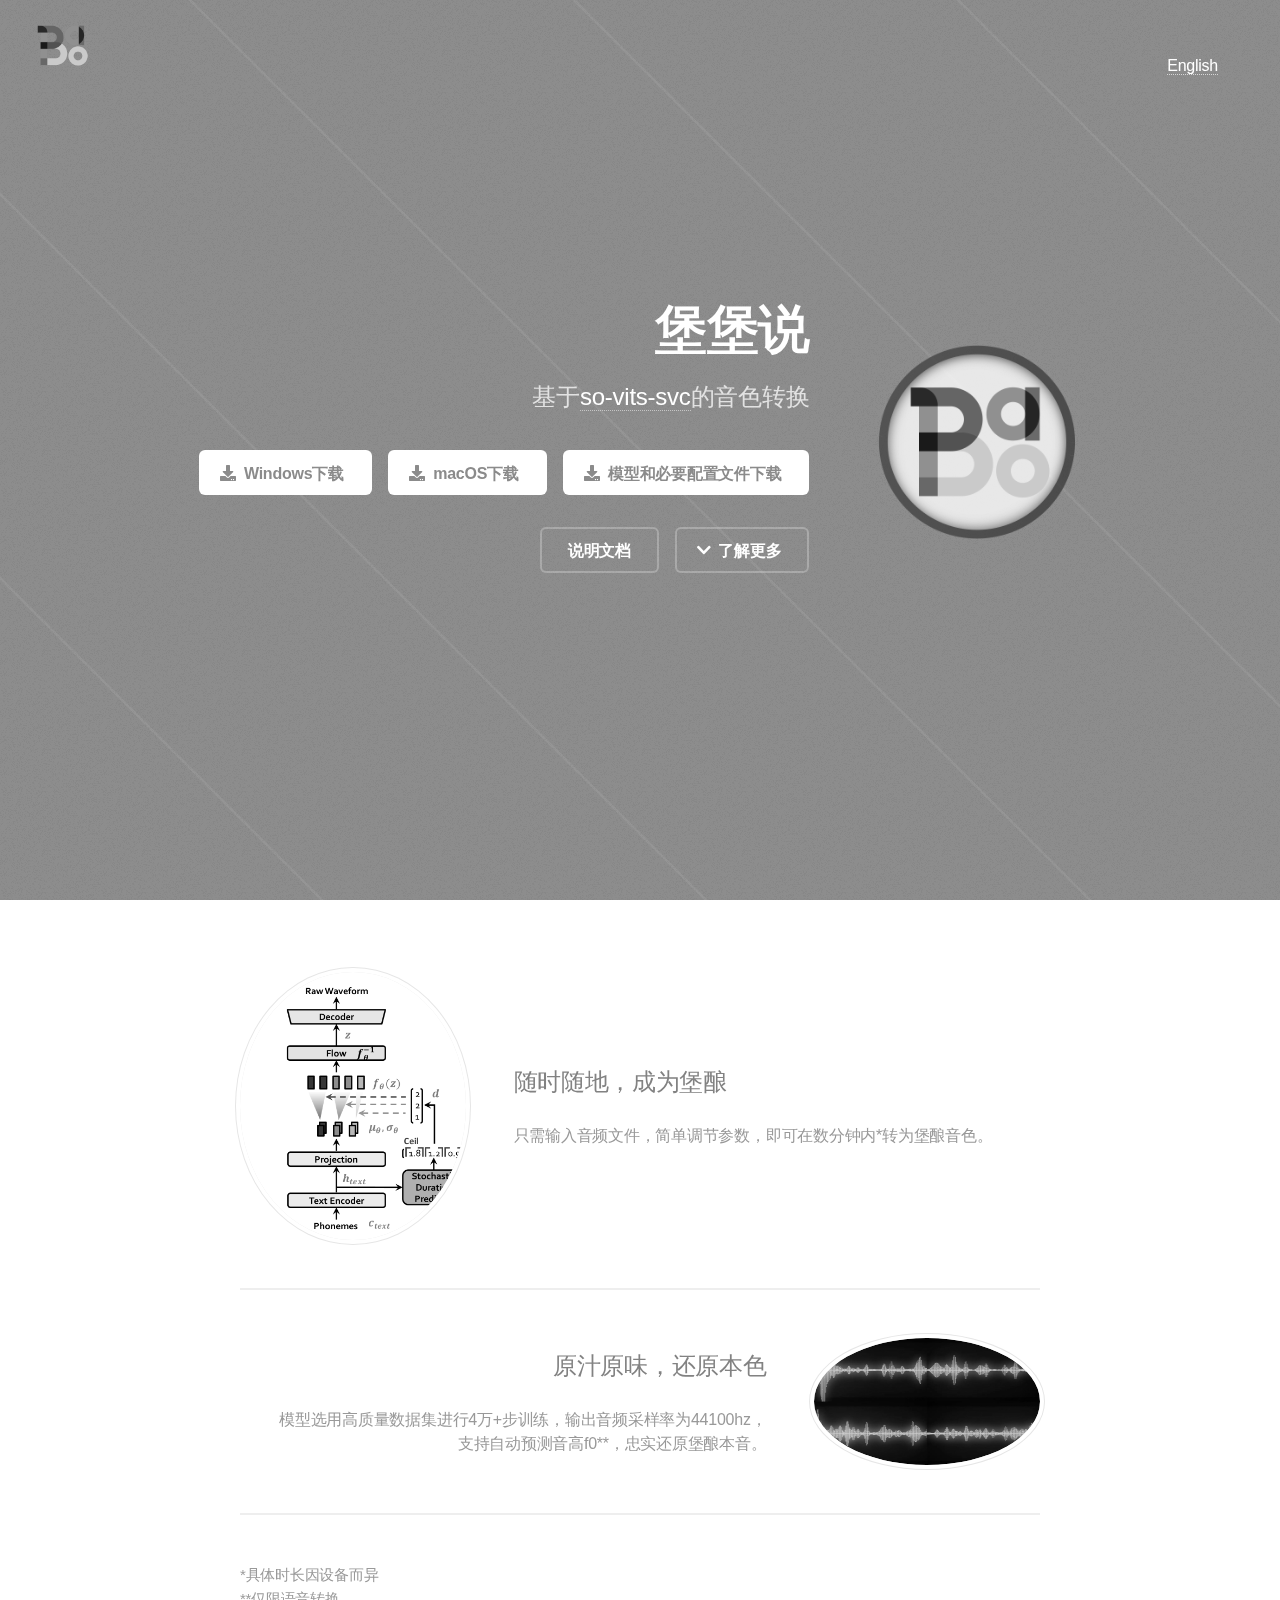
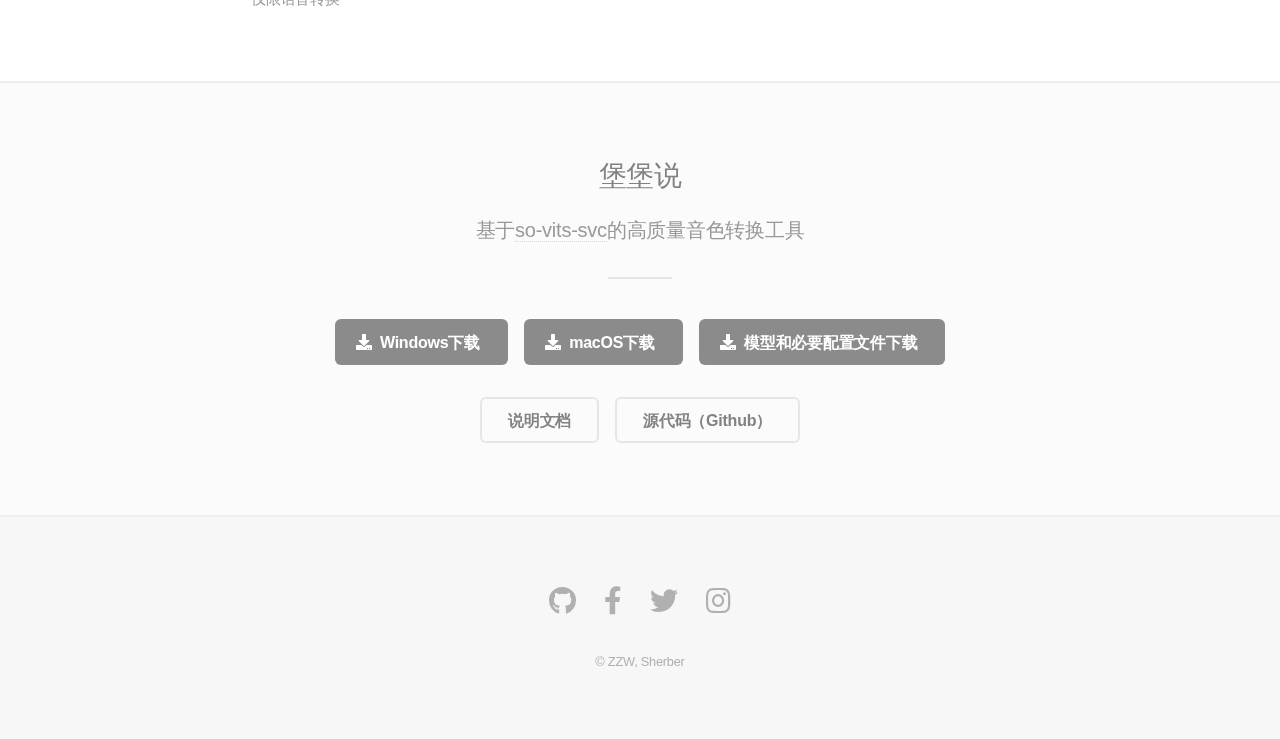
<file: index.html>
<!DOCTYPE HTML>
<!--
	Fractal by HTML5 UP
	html5up.net | @ajlkn
	Free for personal and commercial use under the CCA 3.0 license (html5up.net/license)
-->
<html>
	<head>
		<title>堡堡说</title>
        <link rel="shortcut icon" href="favicon.ico" />
		<meta charset="utf-8" />
		<meta name="viewport" content="width=device-width, initial-scale=1, user-scalable=no" />
		<link rel="stylesheet" href="assets/css/main.css" />
		<noscript><link rel="stylesheet" href="assets/css/noscript.css" /></noscript>
	</head>
	<body class="is-preload">
        <logo><img src="images/Bao_alpha.png" alt="" width="6%"/></logo>
        <myButton><font color="white"><a href="index_en.html" >English</a></font></myButton>
		<!-- Header -->
			<header id="header">
				<div class="content">
					<h1>堡堡说</h1>
					<p>基于<a href="https://github.com/PlayVoice/so-vits-svc-5.0" target="_blank">so-vits-svc</a>的音色转换</p>
					<ul class="actions">
						<li><a href="QAQ.html" class="button primary icon solid fa-download">Windows下载</a></li>
                        <li><a href="https://github.com/zwzheng45/JJsays/releases/download/0.0.0/JJsays.app.zip" class="button primary icon solid fa-download">macOS下载</a></li>
                        <li><a href="QAQ.html" class="button primary icon solid fa-download">模型和必要配置文件下载</a></li>
					</ul>
                    <ul class="actions">
                        <li><a href="documents.html" class="button">说明文档</a></li>
                        <li><a href="#two" class="button icon solid fa-chevron-down scrolly">了解更多</a></li>
                    </ul>
				</div>
				<div class="image phone"><div class="inner"><img src="images/Bao.png" alt="" /></div></div>
			</header>



		<!-- Two -->
			<section id="two" class="wrapper">
				<div class="inner alt">
					<section class="spotlight">
						<div class="image"><img src="images/fig_1b.png" alt="" /></div>
						<div class="content">
							<h3>随时随地，成为堡酿</h3>
							<p>只需输入音频文件，简单调节参数，即可在数分钟内*转为堡酿音色。</p>
						</div>
					</section>
					<section class="spotlight">
						<div class="image"><img src="images/puzzle.webp" alt="" object-fit="cover" /></div>
						<div class="content">
							<h3>原汁原味，还原本色</h3>
							<p>模型选用高质量数据集进行4万+步训练，输出音频采样率为44100hz，<br>支持自动预测音高f0**，忠实还原堡酿本音。</p>
						</div>
					</section>
                    <section class="spotlight">
                        <p style="font-size:15px">*具体时长因设备而异<br>**仅限语音转换</p>
                    </section>
				</div>
			</section>

            
            
		<!-- Three -->
			<section id="three" class="wrapper style2 special">
				<header class="major">
					<h2>堡堡说</h2>
					<p>基于<a href="https://github.com/PlayVoice/so-vits-svc-5.0" target="_blank">so-vits-svc</a>的高质量音色转换工具</p>
				</header>
				<ul class="actions special">
					<li><a href="QAQ.html" class="button primary icon solid fa-download">Windows下载</a></li>
                    <li><a href="https://github.com/zwzheng45/JJsays/releases/download/0.0.0/JJsays.app.zip" class="button primary icon solid fa-download">macOS下载</a></li>
                    <li><a href="QAQ.html" class="button primary icon solid fa-download">模型和必要配置文件下载</a></li>
				</ul>
                <ul class="actions special">
                    <li><a href="documents.html" class="button">说明文档</a></li>
                    <li><a href="https://github.com/zwzheng45/JJsays" target="_blank" class="button">源代码（Github）</a></li>
                </ul>
			</section>

		<!-- Four -->
		<!--
			<section id="four" class="wrapper">
				<div class="inner">

					<header class="major">
						<h2>Elements</h2>
					</header>

					<section>
						<h4>Text</h4>
						<p>This is <b>bold</b> and this is <strong>strong</strong>. This is <i>italic</i> and this is <em>emphasized</em>.
						This is <sup>superscript</sup> text and this is <sub>subscript</sub> text.
						This is <u>underlined</u> and this is code: <code>for (;;) { ... }</code>. Finally, <a href="#">this is a link</a>.</p>
						<hr />
						<header>
							<h4>Heading with a Subtitle</h4>
							<p>Lorem ipsum dolor sit amet nullam id egestas urna aliquam</p>
						</header>
						<p>Nunc lacinia ante nunc ac lobortis. Interdum adipiscing gravida odio porttitor sem non mi integer non faucibus ornare mi ut ante amet placerat aliquet. Volutpat eu sed ante lacinia sapien lorem accumsan varius montes viverra nibh in adipiscing blandit tempus accumsan.</p>
						<header>
							<h5>Heading with a Subtitle</h5>
							<p>Lorem ipsum dolor sit amet nullam id egestas urna aliquam</p>
						</header>
						<p>Nunc lacinia ante nunc ac lobortis. Interdum adipiscing gravida odio porttitor sem non mi integer non faucibus ornare mi ut ante amet placerat aliquet. Volutpat eu sed ante lacinia sapien lorem accumsan varius montes viverra nibh in adipiscing blandit tempus accumsan.</p>
						<hr />
						<h2>Heading Level 2</h2>
						<h3>Heading Level 3</h3>
						<h4>Heading Level 4</h4>
						<h5>Heading Level 5</h5>
						<h6>Heading Level 6</h6>
						<hr />
						<h5>Blockquote</h5>
						<blockquote>Fringilla nisl. Donec accumsan interdum nisi, quis tincidunt felis sagittis eget tempus euismod. Vestibulum ante ipsum primis in faucibus vestibulum. Blandit adipiscing eu felis iaculis volutpat ac adipiscing accumsan faucibus. Vestibulum ante ipsum primis in faucibus lorem ipsum dolor sit amet nullam adipiscing eu felis.</blockquote>
						<h5>Preformatted</h5>
						<pre><code>i = 0;

while (!deck.isInOrder()) {
  print 'Iteration ' + i;
  deck.shuffle();
  i++;
}

print 'It took ' + i + ' iterations to sort the deck.';</code></pre>
					</section>

					<section>
						<h4>Lists</h4>
						<div class="row">
							<div class="col-6 col-12-medium">
								<h5>Unordered</h5>
								<ul>
									<li>Dolor pulvinar etiam.</li>
									<li>Sagittis adipiscing.</li>
									<li>Felis enim feugiat.</li>
								</ul>
								<h5>Alternate</h5>
								<ul class="alt">
									<li>Dolor pulvinar etiam.</li>
									<li>Sagittis adipiscing.</li>
									<li>Felis enim feugiat.</li>
								</ul>
							</div>
							<div class="col-6 col-12-medium">
								<h5>Ordered</h5>
								<ol>
									<li>Dolor pulvinar etiam.</li>
									<li>Etiam vel felis viverra.</li>
									<li>Felis enim feugiat.</li>
									<li>Dolor pulvinar etiam.</li>
									<li>Etiam vel felis lorem.</li>
									<li>Felis enim et feugiat.</li>
								</ol>
								<h5>Icons</h5>
								<ul class="icons">
									<li><a href="#" class="icon brands fa-twitter"><span class="label">Twitter</span></a></li>
									<li><a href="#" class="icon brands fa-facebook-f"><span class="label">Facebook</span></a></li>
									<li><a href="#" class="icon brands fa-instagram"><span class="label">Instagram</span></a></li>
									<li><a href="#" class="icon brands fa-github"><span class="label">Github</span></a></li>
								</ul>
							</div>
						</div>
						<h5>Actions</h5>
						<div class="row">
							<div class="col-6 col-12-medium">
								<ul class="actions">
									<li><a href="#" class="button primary">Default</a></li>
									<li><a href="#" class="button">Default</a></li>
								</ul>
								<ul class="actions small">
									<li><a href="#" class="button primary small">Small</a></li>
									<li><a href="#" class="button small">Small</a></li>
								</ul>
								<ul class="actions stacked">
									<li><a href="#" class="button primary">Default</a></li>
									<li><a href="#" class="button">Default</a></li>
								</ul>
								<ul class="actions stacked">
									<li><a href="#" class="button primary small">Small</a></li>
									<li><a href="#" class="button small">Small</a></li>
								</ul>
							</div>
							<div class="col-6 col-12-medium">
								<ul class="actions stacked">
									<li><a href="#" class="button primary fit">Default</a></li>
									<li><a href="#" class="button fit">Default</a></li>
								</ul>
								<ul class="actions stacked">
									<li><a href="#" class="button primary small fit">Small</a></li>
									<li><a href="#" class="button small fit">Small</a></li>
								</ul>
							</div>
						</div>
					</section>

					<section>
						<h4>Table</h4>
						<h5>Default</h5>
						<div class="table-wrapper">
							<table>
								<thead>
									<tr>
										<th>Name</th>
										<th>Description</th>
										<th>Price</th>
									</tr>
								</thead>
								<tbody>
									<tr>
										<td>Item One</td>
										<td>Ante turpis integer aliquet porttitor.</td>
										<td>29.99</td>
									</tr>
									<tr>
										<td>Item Two</td>
										<td>Vis ac commodo adipiscing arcu aliquet.</td>
										<td>19.99</td>
									</tr>
									<tr>
										<td>Item Three</td>
										<td> Morbi faucibus arcu accumsan lorem.</td>
										<td>29.99</td>
									</tr>
									<tr>
										<td>Item Four</td>
										<td>Vitae integer tempus condimentum.</td>
										<td>19.99</td>
									</tr>
									<tr>
										<td>Item Five</td>
										<td>Ante turpis integer aliquet porttitor.</td>
										<td>29.99</td>
									</tr>
								</tbody>
								<tfoot>
									<tr>
										<td colspan="2"></td>
										<td>100.00</td>
									</tr>
								</tfoot>
							</table>
						</div>

						<h5>Alternate</h5>
						<div class="table-wrapper">
							<table class="alt">
								<thead>
									<tr>
										<th>Name</th>
										<th>Description</th>
										<th>Price</th>
									</tr>
								</thead>
								<tbody>
									<tr>
										<td>Item One</td>
										<td>Ante turpis integer aliquet porttitor.</td>
										<td>29.99</td>
									</tr>
									<tr>
										<td>Item Two</td>
										<td>Vis ac commodo adipiscing arcu aliquet.</td>
										<td>19.99</td>
									</tr>
									<tr>
										<td>Item Three</td>
										<td> Morbi faucibus arcu accumsan lorem.</td>
										<td>29.99</td>
									</tr>
									<tr>
										<td>Item Four</td>
										<td>Vitae integer tempus condimentum.</td>
										<td>19.99</td>
									</tr>
									<tr>
										<td>Item Five</td>
										<td>Ante turpis integer aliquet porttitor.</td>
										<td>29.99</td>
									</tr>
								</tbody>
								<tfoot>
									<tr>
										<td colspan="2"></td>
										<td>100.00</td>
									</tr>
								</tfoot>
							</table>
						</div>
					</section>

					<section>
						<h4>Buttons</h4>
						<ul class="actions">
							<li><a href="#" class="button primary">Primary</a></li>
							<li><a href="#" class="button">Default</a></li>
						</ul>
						<ul class="actions">
							<li><a href="#" class="button large">Large</a></li>
							<li><a href="#" class="button">Default</a></li>
							<li><a href="#" class="button small">Small</a></li>
						</ul>
						<ul class="actions fit">
							<li><a href="#" class="button fit">Fit</a></li>
							<li><a href="#" class="button primary fit">Fit</a></li>
							<li><a href="#" class="button fit">Fit</a></li>
						</ul>
						<ul class="actions fit small">
							<li><a href="#" class="button primary fit small">Fit + Small</a></li>
							<li><a href="#" class="button fit small">Fit + Small</a></li>
							<li><a href="#" class="button primary fit small">Fit + Small</a></li>
						</ul>
						<ul class="actions">
							<li><a href="#" class="button primary icon solid fa-download">Icon</a></li>
							<li><a href="#" class="button icon solid fa-download">Icon</a></li>
						</ul>
						<ul class="actions">
							<li><span class="button primary disabled">Disabled</span></li>
							<li><span class="button disabled">Disabled</span></li>
						</ul>
					</section>

					<section>
						<h4>Form</h4>
						<form method="post" action="#">
							<div class="row gtr-uniform">
								<div class="col-6 col-12-xsmall">
									<input type="text" name="demo-name" id="demo-name" value="" placeholder="Name" />
								</div>
								<div class="col-6 col-12-xsmall">
									<input type="email" name="demo-email" id="demo-email" value="" placeholder="Email" />
								</div>
								<div class="col-12">
									<select name="demo-category" id="demo-category">
										<option value="">- Category -</option>
										<option value="1">Manufacturing</option>
										<option value="1">Shipping</option>
										<option value="1">Administration</option>
										<option value="1">Human Resources</option>
									</select>
								</div>
								<div class="col-4 col-12-small">
									<input type="radio" id="demo-priority-low" name="demo-priority" checked>
									<label for="demo-priority-low">Low</label>
								</div>
								<div class="col-4 col-12-small">
									<input type="radio" id="demo-priority-normal" name="demo-priority">
									<label for="demo-priority-normal">Normal</label>
								</div>
								<div class="col-4 col-12-small">
									<input type="radio" id="demo-priority-high" name="demo-priority">
									<label for="demo-priority-high">High</label>
								</div>
								<div class="col-6 col-12-small">
									<input type="checkbox" id="demo-copy" name="demo-copy">
									<label for="demo-copy">Email me a copy</label>
								</div>
								<div class="col-6 col-12-small">
									<input type="checkbox" id="demo-human" name="demo-human" checked>
									<label for="demo-human">Not a robot</label>
								</div>
								<div class="col-12">
									<textarea name="demo-message" id="demo-message" placeholder="Enter your message" rows="6"></textarea>
								</div>
								<div class="col-12">
									<ul class="actions">
										<li><input type="submit" value="Send Message" class="primary" /></li>
										<li><input type="reset" value="Reset" /></li>
									</ul>
								</div>
							</div>
						</form>
					</section>

					<section>
						<h4>Image</h4>
						<h5>Fit</h5>
						<div class="box alt">
							<div class="row gtr-uniform">
								<div class="col-12"><span class="image fit"><img src="images/pic04.jpg" alt="" /></span></div>
								<div class="col-4"><span class="image fit"><img src="images/pic01.jpg" alt="" /></span></div>
								<div class="col-4"><span class="image fit"><img src="images/pic02.jpg" alt="" /></span></div>
								<div class="col-4"><span class="image fit"><img src="images/pic03.jpg" alt="" /></span></div>
								<div class="col-4"><span class="image fit"><img src="images/pic02.jpg" alt="" /></span></div>
								<div class="col-4"><span class="image fit"><img src="images/pic03.jpg" alt="" /></span></div>
								<div class="col-4"><span class="image fit"><img src="images/pic01.jpg" alt="" /></span></div>
								<div class="col-4"><span class="image fit"><img src="images/pic03.jpg" alt="" /></span></div>
								<div class="col-4"><span class="image fit"><img src="images/pic01.jpg" alt="" /></span></div>
								<div class="col-4"><span class="image fit"><img src="images/pic02.jpg" alt="" /></span></div>
							</div>
						</div>
						<h5>Left &amp; Right</h5>
						<p><span class="image left"><img src="images/pic05.jpg" alt="" /></span>Fringilla nisl. Donec accumsan interdum nisi, quis tincidunt felis sagittis eget. tempus euismod. Vestibulum ante ipsum primis in faucibus vestibulum. Blandit adipiscing eu felis iaculis volutpat ac adipiscing accumsan eu faucibus. Integer ac pellentesque praesent tincidunt felis sagittis eget. tempus euismod. Vestibulum ante ipsum primis in faucibus vestibulum. Blandit adipiscing eu felis iaculis volutpat ac adipiscing accumsan eu faucibus. Integer ac pellentesque praesent. Donec accumsan interdum nisi, quis tincidunt felis sagittis eget. tempus euismod. Vestibulum ante ipsum primis in faucibus vestibulum. Blandit adipiscing eu felis iaculis volutpat ac adipiscing accumsan eu faucibus. Integer ac pellentesque praesent tincidunt felis sagittis eget. tempus euismod. Vestibulum ante ipsum primis in faucibus vestibulum. Blandit adipiscing eu felis iaculis volutpat ac adipiscing accumsan eu faucibus. Integer ac pellentesque praesent. Blandit adipiscing eu felis iaculis volutpat ac adipiscing accumsan eu faucibus. Integer ac pellentesque praesent tincidunt felis sagittis eget. tempus euismod. Vestibulum ante ipsum primis in faucibus vestibulum. Blandit adipiscing eu felis iaculis volutpat ac adipiscing accumsan eu faucibus. Integer ac pellentesque praesent.</p>
						<p><span class="image right"><img src="images/pic05.jpg" alt="" /></span>Fringilla nisl. Donec accumsan interdum nisi, quis tincidunt felis sagittis eget. tempus euismod. Vestibulum ante ipsum primis in faucibus vestibulum. Blandit adipiscing eu felis iaculis volutpat ac adipiscing accumsan eu faucibus. Integer ac pellentesque praesent tincidunt felis sagittis eget. tempus euismod. Vestibulum ante ipsum primis in faucibus vestibulum. Blandit adipiscing eu felis iaculis volutpat ac adipiscing accumsan eu faucibus. Integer ac pellentesque praesent. Donec accumsan interdum nisi, quis tincidunt felis sagittis eget. tempus euismod. Vestibulum ante ipsum primis in faucibus vestibulum. Blandit adipiscing eu felis iaculis volutpat ac adipiscing accumsan eu faucibus. Integer ac pellentesque praesent tincidunt felis sagittis eget. tempus euismod. Vestibulum ante ipsum primis in faucibus vestibulum. Blandit adipiscing eu felis iaculis volutpat ac adipiscing accumsan eu faucibus. Integer ac pellentesque praesent. Blandit adipiscing eu felis iaculis volutpat ac adipiscing accumsan eu faucibus. Integer ac pellentesque praesent tincidunt felis sagittis eget. tempus euismod. Vestibulum ante ipsum primis in faucibus vestibulum. Blandit adipiscing eu felis iaculis volutpat ac adipiscing accumsan eu faucibus. Integer ac pellentesque praesent.</p>
					</section>

				</div>
			</section>
		-->

		<!-- Footer -->
			<footer id="footer">
                <ul class="icons">
                    <li><a href="https://github.com/zwzheng45/JJsays" class="icon brands fa-github" target="_blank"><span class="label">Github</span></a></li>
                    <li><a href="https://youtu.be/dQw4w9WgXcQ" class="icon brands fa-facebook-f" target="_blank"><span class="label">Facebook</span></a></li>
                    <li><a href="https://youtu.be/dQw4w9WgXcQ" class="icon brands fa-twitter" target="_blank"><span class="label">Twitter</span></a></li>
                    <li><a href="https://youtu.be/dQw4w9WgXcQ" class="icon brands fa-instagram" target="_blank"><span class="label">Instagram</span></a></li>
                </ul>
				<p class="copyright">&copy; ZZW, Sherber</a></p>
			</footer>

		<!-- Scripts -->
			<script src="assets/js/jquery.min.js"></script>
			<script src="assets/js/jquery.scrolly.min.js"></script>
			<script src="assets/js/browser.min.js"></script>
			<script src="assets/js/breakpoints.min.js"></script>
			<script src="assets/js/util.js"></script>
			<script src="assets/js/main.js"></script>

	</body>
</html>
</file>
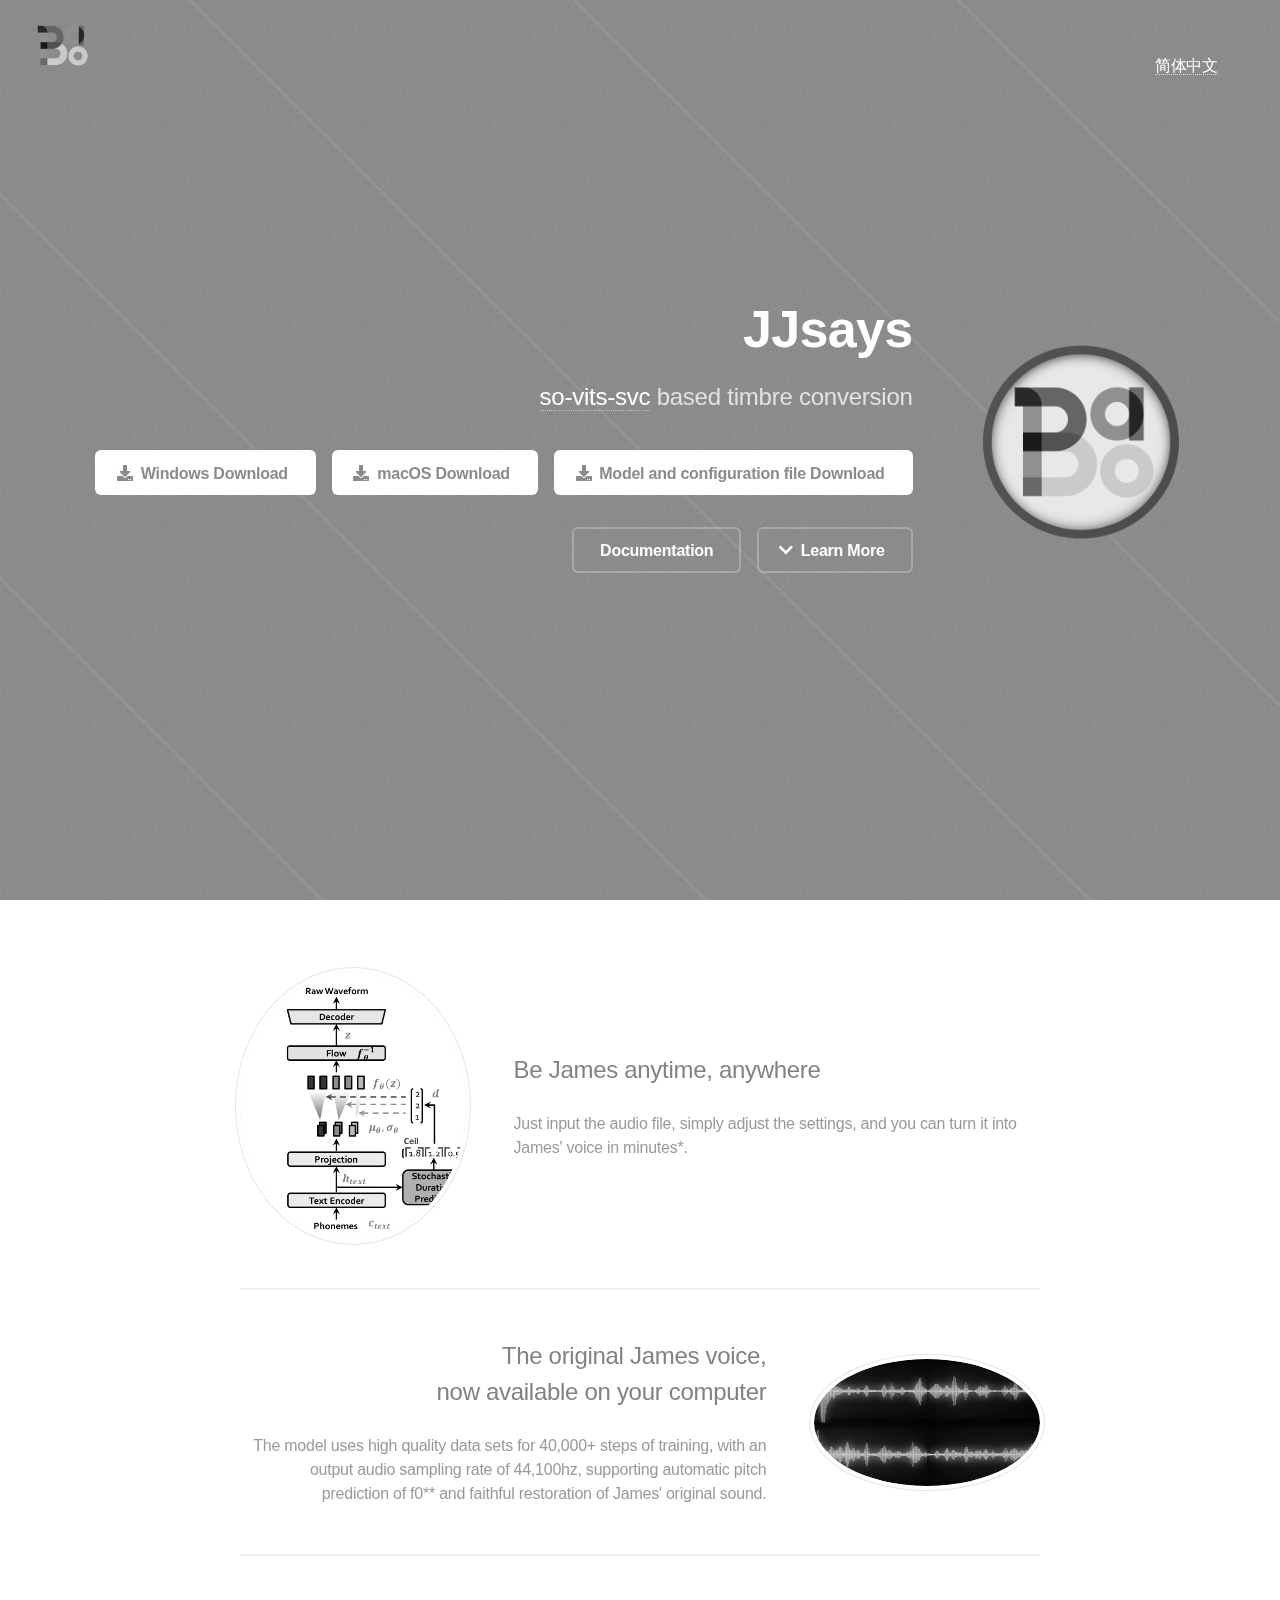
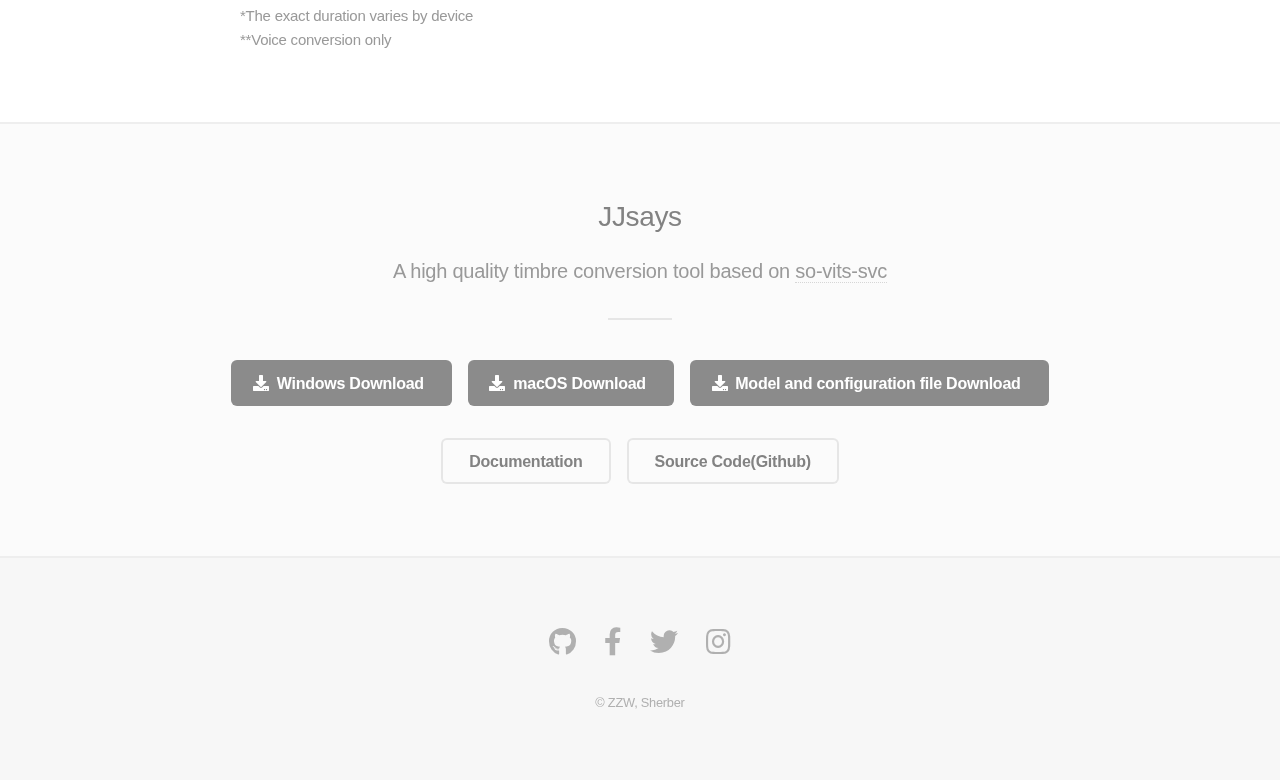
<file: index_en.html>
<!DOCTYPE HTML>
<!--
	Fractal by HTML5 UP
	html5up.net | @ajlkn
	Free for personal and commercial use under the CCA 3.0 license (html5up.net/license)
-->
<html>
	<head>
		<title>JJsays</title>
        <link rel="shortcut icon" href="favicon.ico" />
		<meta charset="utf-8" />
		<meta name="viewport" content="width=device-width, initial-scale=1, user-scalable=no" />
		<link rel="stylesheet" href="assets/css/main.css" />
		<noscript><link rel="stylesheet" href="assets/css/noscript.css" /></noscript>
	</head>
	<body class="is-preload">
        <logo><img src="images/Bao_alpha.png" alt="" width="6%"/></logo>
        <myButton><font color="white"><a href="index.html" >简体中文</a></font></myButton>
		<!-- Header -->
			<header id="header">
				<div class="content">
					<h1>JJsays</h1>
					<p><a href="https://github.com/PlayVoice/so-vits-svc-5.0" target="_blank">so-vits-svc</a> based timbre conversion</p>
					<ul class="actions">
						<li><a href="QAQ_en.html" class="button primary icon solid fa-download">Windows Download</a></li>
                        <li><a href="https://github.com/zwzheng45/JJsays/releases/download/0.0.0/JJsays.app.zip" class="button primary icon solid fa-download">macOS Download</a></li>
                        <li><a href="QAQ_en.html" class="button primary icon solid fa-download">Model and configuration file Download</a></li>
					</ul>
                    <ul class="actions">
                        <li><a href="documents.html" class="button">Documentation</a></li>
                        <li><a href="#two" class="button icon solid fa-chevron-down scrolly">Learn More</a></li>
                    </ul>
				</div>
				<div class="image phone"><div class="inner"><img src="images/Bao.png" alt="" /></div></div>
			</header>



		<!-- Two -->
			<section id="two" class="wrapper">
				<div class="inner alt">
					<section class="spotlight">
						<div class="image"><img src="images/fig_1b.png" alt="" /></div>
						<div class="content">
							<h3>Be James anytime, anywhere</h3>
							<p>Just input the audio file, simply adjust the settings, and you can turn it into James' voice in minutes*.</p>
						</div>
					</section>
					<section class="spotlight">
						<div class="image"><img src="images/puzzle.webp" alt="" object-fit="cover" /></div>
						<div class="content">
							<h3>The original James voice,<br>now available on your computer</h3>
							<p>The model uses high quality data sets for 40,000+ steps of training, with an output audio sampling rate of 44,100hz, supporting automatic pitch prediction of f0** and faithful restoration of James' original sound.</p>
						</div>
					</section>
                    <section class="spotlight">
                        <p style="font-size:15px">*The exact duration varies by device<br>**Voice conversion only</p>
                    </section>
				</div>
			</section>

            
            
		<!-- Three -->
			<section id="three" class="wrapper style2 special">
				<header class="major">
					<h2>JJsays</h2>
					<p>A high quality timbre conversion tool based on <a href="https://github.com/PlayVoice/so-vits-svc-5.0" target="_blank">so-vits-svc</a></p>
				</header>
				<ul class="actions special">
					<li><a href="QAQ_en.html" class="button primary icon solid fa-download">Windows Download</a></li>
                    <li><a href="https://github.com/zwzheng45/JJsays/releases/download/0.0.0/JJsays.app.zip" class="button primary icon solid fa-download">macOS Download</a></li>
                    <li><a href="QAQ_en.html" class="button primary icon solid fa-download">Model and configuration file Download</a></li>
				</ul>
                <ul class="actions special">
                    <li><a href="documents.html" class="button">Documentation</a></li>
                    <li><a href="https://github.com/zwzheng45/JJsays" target="_blank" class="button">Source Code(Github)</a></li>
                </ul>
			</section>

		<!-- Four -->
		<!--
			<section id="four" class="wrapper">
				<div class="inner">

					<header class="major">
						<h2>Elements</h2>
					</header>

					<section>
						<h4>Text</h4>
						<p>This is <b>bold</b> and this is <strong>strong</strong>. This is <i>italic</i> and this is <em>emphasized</em>.
						This is <sup>superscript</sup> text and this is <sub>subscript</sub> text.
						This is <u>underlined</u> and this is code: <code>for (;;) { ... }</code>. Finally, <a href="#">this is a link</a>.</p>
						<hr />
						<header>
							<h4>Heading with a Subtitle</h4>
							<p>Lorem ipsum dolor sit amet nullam id egestas urna aliquam</p>
						</header>
						<p>Nunc lacinia ante nunc ac lobortis. Interdum adipiscing gravida odio porttitor sem non mi integer non faucibus ornare mi ut ante amet placerat aliquet. Volutpat eu sed ante lacinia sapien lorem accumsan varius montes viverra nibh in adipiscing blandit tempus accumsan.</p>
						<header>
							<h5>Heading with a Subtitle</h5>
							<p>Lorem ipsum dolor sit amet nullam id egestas urna aliquam</p>
						</header>
						<p>Nunc lacinia ante nunc ac lobortis. Interdum adipiscing gravida odio porttitor sem non mi integer non faucibus ornare mi ut ante amet placerat aliquet. Volutpat eu sed ante lacinia sapien lorem accumsan varius montes viverra nibh in adipiscing blandit tempus accumsan.</p>
						<hr />
						<h2>Heading Level 2</h2>
						<h3>Heading Level 3</h3>
						<h4>Heading Level 4</h4>
						<h5>Heading Level 5</h5>
						<h6>Heading Level 6</h6>
						<hr />
						<h5>Blockquote</h5>
						<blockquote>Fringilla nisl. Donec accumsan interdum nisi, quis tincidunt felis sagittis eget tempus euismod. Vestibulum ante ipsum primis in faucibus vestibulum. Blandit adipiscing eu felis iaculis volutpat ac adipiscing accumsan faucibus. Vestibulum ante ipsum primis in faucibus lorem ipsum dolor sit amet nullam adipiscing eu felis.</blockquote>
						<h5>Preformatted</h5>
						<pre><code>i = 0;

while (!deck.isInOrder()) {
  print 'Iteration ' + i;
  deck.shuffle();
  i++;
}

print 'It took ' + i + ' iterations to sort the deck.';</code></pre>
					</section>

					<section>
						<h4>Lists</h4>
						<div class="row">
							<div class="col-6 col-12-medium">
								<h5>Unordered</h5>
								<ul>
									<li>Dolor pulvinar etiam.</li>
									<li>Sagittis adipiscing.</li>
									<li>Felis enim feugiat.</li>
								</ul>
								<h5>Alternate</h5>
								<ul class="alt">
									<li>Dolor pulvinar etiam.</li>
									<li>Sagittis adipiscing.</li>
									<li>Felis enim feugiat.</li>
								</ul>
							</div>
							<div class="col-6 col-12-medium">
								<h5>Ordered</h5>
								<ol>
									<li>Dolor pulvinar etiam.</li>
									<li>Etiam vel felis viverra.</li>
									<li>Felis enim feugiat.</li>
									<li>Dolor pulvinar etiam.</li>
									<li>Etiam vel felis lorem.</li>
									<li>Felis enim et feugiat.</li>
								</ol>
								<h5>Icons</h5>
								<ul class="icons">
									<li><a href="#" class="icon brands fa-twitter"><span class="label">Twitter</span></a></li>
									<li><a href="#" class="icon brands fa-facebook-f"><span class="label">Facebook</span></a></li>
									<li><a href="#" class="icon brands fa-instagram"><span class="label">Instagram</span></a></li>
									<li><a href="#" class="icon brands fa-github"><span class="label">Github</span></a></li>
								</ul>
							</div>
						</div>
						<h5>Actions</h5>
						<div class="row">
							<div class="col-6 col-12-medium">
								<ul class="actions">
									<li><a href="#" class="button primary">Default</a></li>
									<li><a href="#" class="button">Default</a></li>
								</ul>
								<ul class="actions small">
									<li><a href="#" class="button primary small">Small</a></li>
									<li><a href="#" class="button small">Small</a></li>
								</ul>
								<ul class="actions stacked">
									<li><a href="#" class="button primary">Default</a></li>
									<li><a href="#" class="button">Default</a></li>
								</ul>
								<ul class="actions stacked">
									<li><a href="#" class="button primary small">Small</a></li>
									<li><a href="#" class="button small">Small</a></li>
								</ul>
							</div>
							<div class="col-6 col-12-medium">
								<ul class="actions stacked">
									<li><a href="#" class="button primary fit">Default</a></li>
									<li><a href="#" class="button fit">Default</a></li>
								</ul>
								<ul class="actions stacked">
									<li><a href="#" class="button primary small fit">Small</a></li>
									<li><a href="#" class="button small fit">Small</a></li>
								</ul>
							</div>
						</div>
					</section>

					<section>
						<h4>Table</h4>
						<h5>Default</h5>
						<div class="table-wrapper">
							<table>
								<thead>
									<tr>
										<th>Name</th>
										<th>Description</th>
										<th>Price</th>
									</tr>
								</thead>
								<tbody>
									<tr>
										<td>Item One</td>
										<td>Ante turpis integer aliquet porttitor.</td>
										<td>29.99</td>
									</tr>
									<tr>
										<td>Item Two</td>
										<td>Vis ac commodo adipiscing arcu aliquet.</td>
										<td>19.99</td>
									</tr>
									<tr>
										<td>Item Three</td>
										<td> Morbi faucibus arcu accumsan lorem.</td>
										<td>29.99</td>
									</tr>
									<tr>
										<td>Item Four</td>
										<td>Vitae integer tempus condimentum.</td>
										<td>19.99</td>
									</tr>
									<tr>
										<td>Item Five</td>
										<td>Ante turpis integer aliquet porttitor.</td>
										<td>29.99</td>
									</tr>
								</tbody>
								<tfoot>
									<tr>
										<td colspan="2"></td>
										<td>100.00</td>
									</tr>
								</tfoot>
							</table>
						</div>

						<h5>Alternate</h5>
						<div class="table-wrapper">
							<table class="alt">
								<thead>
									<tr>
										<th>Name</th>
										<th>Description</th>
										<th>Price</th>
									</tr>
								</thead>
								<tbody>
									<tr>
										<td>Item One</td>
										<td>Ante turpis integer aliquet porttitor.</td>
										<td>29.99</td>
									</tr>
									<tr>
										<td>Item Two</td>
										<td>Vis ac commodo adipiscing arcu aliquet.</td>
										<td>19.99</td>
									</tr>
									<tr>
										<td>Item Three</td>
										<td> Morbi faucibus arcu accumsan lorem.</td>
										<td>29.99</td>
									</tr>
									<tr>
										<td>Item Four</td>
										<td>Vitae integer tempus condimentum.</td>
										<td>19.99</td>
									</tr>
									<tr>
										<td>Item Five</td>
										<td>Ante turpis integer aliquet porttitor.</td>
										<td>29.99</td>
									</tr>
								</tbody>
								<tfoot>
									<tr>
										<td colspan="2"></td>
										<td>100.00</td>
									</tr>
								</tfoot>
							</table>
						</div>
					</section>

					<section>
						<h4>Buttons</h4>
						<ul class="actions">
							<li><a href="#" class="button primary">Primary</a></li>
							<li><a href="#" class="button">Default</a></li>
						</ul>
						<ul class="actions">
							<li><a href="#" class="button large">Large</a></li>
							<li><a href="#" class="button">Default</a></li>
							<li><a href="#" class="button small">Small</a></li>
						</ul>
						<ul class="actions fit">
							<li><a href="#" class="button fit">Fit</a></li>
							<li><a href="#" class="button primary fit">Fit</a></li>
							<li><a href="#" class="button fit">Fit</a></li>
						</ul>
						<ul class="actions fit small">
							<li><a href="#" class="button primary fit small">Fit + Small</a></li>
							<li><a href="#" class="button fit small">Fit + Small</a></li>
							<li><a href="#" class="button primary fit small">Fit + Small</a></li>
						</ul>
						<ul class="actions">
							<li><a href="#" class="button primary icon solid fa-download">Icon</a></li>
							<li><a href="#" class="button icon solid fa-download">Icon</a></li>
						</ul>
						<ul class="actions">
							<li><span class="button primary disabled">Disabled</span></li>
							<li><span class="button disabled">Disabled</span></li>
						</ul>
					</section>

					<section>
						<h4>Form</h4>
						<form method="post" action="#">
							<div class="row gtr-uniform">
								<div class="col-6 col-12-xsmall">
									<input type="text" name="demo-name" id="demo-name" value="" placeholder="Name" />
								</div>
								<div class="col-6 col-12-xsmall">
									<input type="email" name="demo-email" id="demo-email" value="" placeholder="Email" />
								</div>
								<div class="col-12">
									<select name="demo-category" id="demo-category">
										<option value="">- Category -</option>
										<option value="1">Manufacturing</option>
										<option value="1">Shipping</option>
										<option value="1">Administration</option>
										<option value="1">Human Resources</option>
									</select>
								</div>
								<div class="col-4 col-12-small">
									<input type="radio" id="demo-priority-low" name="demo-priority" checked>
									<label for="demo-priority-low">Low</label>
								</div>
								<div class="col-4 col-12-small">
									<input type="radio" id="demo-priority-normal" name="demo-priority">
									<label for="demo-priority-normal">Normal</label>
								</div>
								<div class="col-4 col-12-small">
									<input type="radio" id="demo-priority-high" name="demo-priority">
									<label for="demo-priority-high">High</label>
								</div>
								<div class="col-6 col-12-small">
									<input type="checkbox" id="demo-copy" name="demo-copy">
									<label for="demo-copy">Email me a copy</label>
								</div>
								<div class="col-6 col-12-small">
									<input type="checkbox" id="demo-human" name="demo-human" checked>
									<label for="demo-human">Not a robot</label>
								</div>
								<div class="col-12">
									<textarea name="demo-message" id="demo-message" placeholder="Enter your message" rows="6"></textarea>
								</div>
								<div class="col-12">
									<ul class="actions">
										<li><input type="submit" value="Send Message" class="primary" /></li>
										<li><input type="reset" value="Reset" /></li>
									</ul>
								</div>
							</div>
						</form>
					</section>

					<section>
						<h4>Image</h4>
						<h5>Fit</h5>
						<div class="box alt">
							<div class="row gtr-uniform">
								<div class="col-12"><span class="image fit"><img src="images/pic04.jpg" alt="" /></span></div>
								<div class="col-4"><span class="image fit"><img src="images/pic01.jpg" alt="" /></span></div>
								<div class="col-4"><span class="image fit"><img src="images/pic02.jpg" alt="" /></span></div>
								<div class="col-4"><span class="image fit"><img src="images/pic03.jpg" alt="" /></span></div>
								<div class="col-4"><span class="image fit"><img src="images/pic02.jpg" alt="" /></span></div>
								<div class="col-4"><span class="image fit"><img src="images/pic03.jpg" alt="" /></span></div>
								<div class="col-4"><span class="image fit"><img src="images/pic01.jpg" alt="" /></span></div>
								<div class="col-4"><span class="image fit"><img src="images/pic03.jpg" alt="" /></span></div>
								<div class="col-4"><span class="image fit"><img src="images/pic01.jpg" alt="" /></span></div>
								<div class="col-4"><span class="image fit"><img src="images/pic02.jpg" alt="" /></span></div>
							</div>
						</div>
						<h5>Left &amp; Right</h5>
						<p><span class="image left"><img src="images/pic05.jpg" alt="" /></span>Fringilla nisl. Donec accumsan interdum nisi, quis tincidunt felis sagittis eget. tempus euismod. Vestibulum ante ipsum primis in faucibus vestibulum. Blandit adipiscing eu felis iaculis volutpat ac adipiscing accumsan eu faucibus. Integer ac pellentesque praesent tincidunt felis sagittis eget. tempus euismod. Vestibulum ante ipsum primis in faucibus vestibulum. Blandit adipiscing eu felis iaculis volutpat ac adipiscing accumsan eu faucibus. Integer ac pellentesque praesent. Donec accumsan interdum nisi, quis tincidunt felis sagittis eget. tempus euismod. Vestibulum ante ipsum primis in faucibus vestibulum. Blandit adipiscing eu felis iaculis volutpat ac adipiscing accumsan eu faucibus. Integer ac pellentesque praesent tincidunt felis sagittis eget. tempus euismod. Vestibulum ante ipsum primis in faucibus vestibulum. Blandit adipiscing eu felis iaculis volutpat ac adipiscing accumsan eu faucibus. Integer ac pellentesque praesent. Blandit adipiscing eu felis iaculis volutpat ac adipiscing accumsan eu faucibus. Integer ac pellentesque praesent tincidunt felis sagittis eget. tempus euismod. Vestibulum ante ipsum primis in faucibus vestibulum. Blandit adipiscing eu felis iaculis volutpat ac adipiscing accumsan eu faucibus. Integer ac pellentesque praesent.</p>
						<p><span class="image right"><img src="images/pic05.jpg" alt="" /></span>Fringilla nisl. Donec accumsan interdum nisi, quis tincidunt felis sagittis eget. tempus euismod. Vestibulum ante ipsum primis in faucibus vestibulum. Blandit adipiscing eu felis iaculis volutpat ac adipiscing accumsan eu faucibus. Integer ac pellentesque praesent tincidunt felis sagittis eget. tempus euismod. Vestibulum ante ipsum primis in faucibus vestibulum. Blandit adipiscing eu felis iaculis volutpat ac adipiscing accumsan eu faucibus. Integer ac pellentesque praesent. Donec accumsan interdum nisi, quis tincidunt felis sagittis eget. tempus euismod. Vestibulum ante ipsum primis in faucibus vestibulum. Blandit adipiscing eu felis iaculis volutpat ac adipiscing accumsan eu faucibus. Integer ac pellentesque praesent tincidunt felis sagittis eget. tempus euismod. Vestibulum ante ipsum primis in faucibus vestibulum. Blandit adipiscing eu felis iaculis volutpat ac adipiscing accumsan eu faucibus. Integer ac pellentesque praesent. Blandit adipiscing eu felis iaculis volutpat ac adipiscing accumsan eu faucibus. Integer ac pellentesque praesent tincidunt felis sagittis eget. tempus euismod. Vestibulum ante ipsum primis in faucibus vestibulum. Blandit adipiscing eu felis iaculis volutpat ac adipiscing accumsan eu faucibus. Integer ac pellentesque praesent.</p>
					</section>

				</div>
			</section>
		-->

		<!-- Footer -->
			<footer id="footer">
                <ul class="icons">
                    <li><a href="https://github.com/zwzheng45/JJsays" class="icon brands fa-github" target="_blank"><span class="label">Github</span></a></li>
                    <li><a href="https://youtu.be/dQw4w9WgXcQ" class="icon brands fa-facebook-f" target="_blank"><span class="label">Facebook</span></a></li>
                    <li><a href="https://youtu.be/dQw4w9WgXcQ" class="icon brands fa-twitter" target="_blank"><span class="label">Twitter</span></a></li>
                    <li><a href="https://youtu.be/dQw4w9WgXcQ" class="icon brands fa-instagram" target="_blank"><span class="label">Instagram</span></a></li>
                </ul>
				<p class="copyright">&copy; ZZW, Sherber</a></p>
			</footer>

		<!-- Scripts -->
			<script src="assets/js/jquery.min.js"></script>
			<script src="assets/js/jquery.scrolly.min.js"></script>
			<script src="assets/js/browser.min.js"></script>
			<script src="assets/js/breakpoints.min.js"></script>
			<script src="assets/js/util.js"></script>
			<script src="assets/js/main.js"></script>

	</body>
</html>
</file>
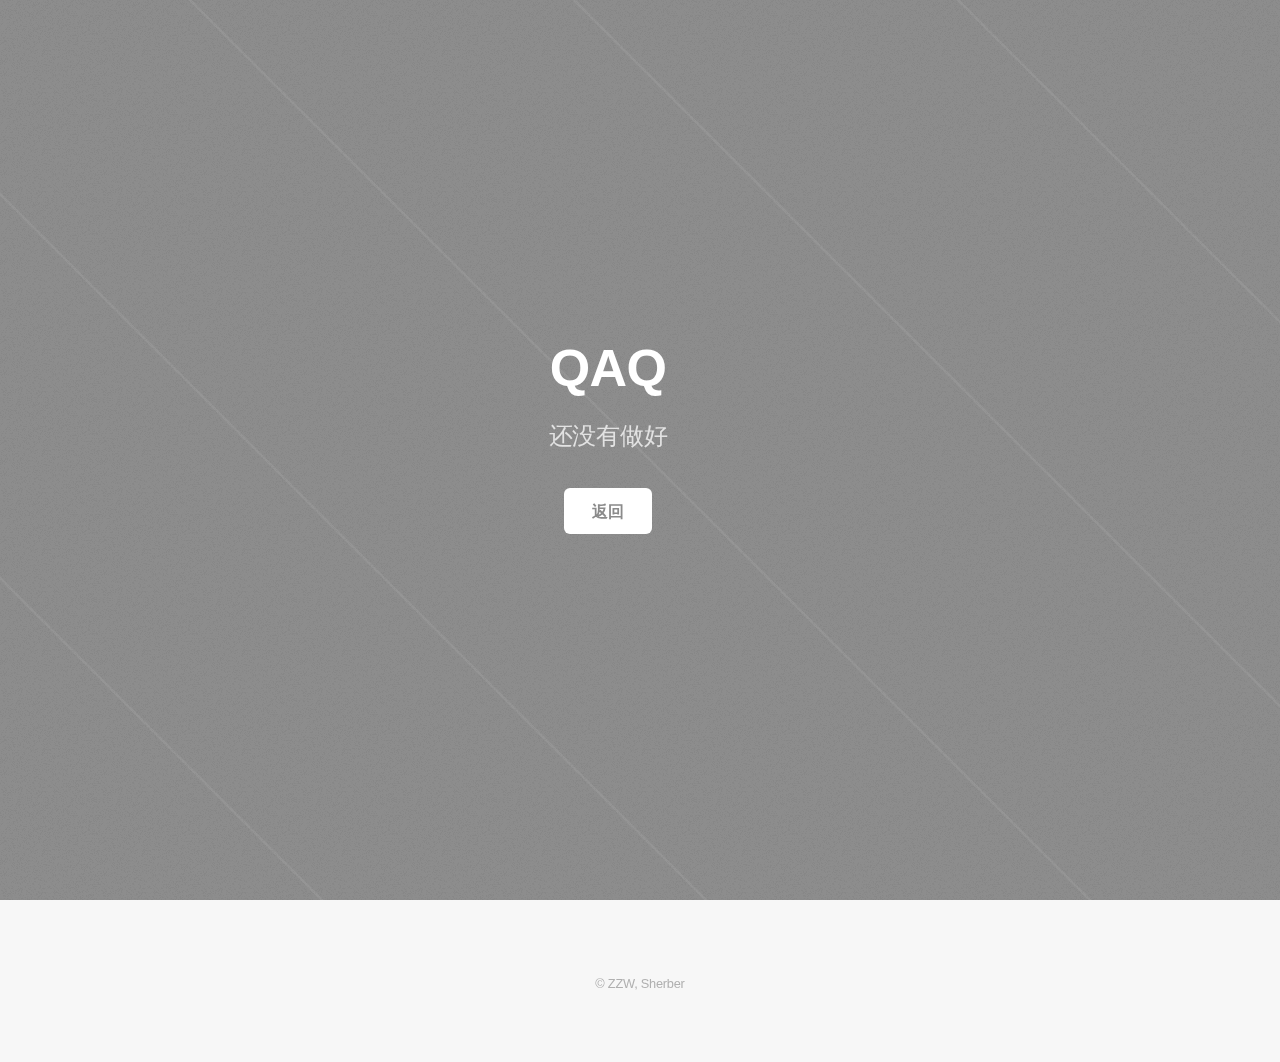
<file: QAQ.html>
<!DOCTYPE HTML>
<!--
	Fractal by HTML5 UP
	html5up.net | @ajlkn
	Free for personal and commercial use under the CCA 3.0 license (html5up.net/license)
-->
<html>
	<head>
		<title>QAQ</title>
        <link rel="shortcut icon" href="favicon.ico" />
		<meta charset="utf-8" />
		<meta name="viewport" content="width=device-width, initial-scale=1, user-scalable=no" />
		<link rel="stylesheet" href="assets/css/main.css" />
		<noscript><link rel="stylesheet" href="assets/css/noscript.css" /></noscript>
	</head>
	<body class="is-preload">
		<!-- Header -->
			<header id="header">
				<div class="content" style="text-align:center">
					<h1>QAQ</h1>
					<p>还没有做好</p>
                    <a href="index.html" class="button primary">返回</a>
					<ul class="actions">
					</ul>
				</div>
			</header>

		<!-- Footer -->
			<footer id="footer">
				<p class="copyright">&copy; ZZW, Sherber</a></p>
			</footer>

		<!-- Scripts -->
			<script src="assets/js/jquery.min.js"></script>
			<script src="assets/js/jquery.scrolly.min.js"></script>
			<script src="assets/js/browser.min.js"></script>
			<script src="assets/js/breakpoints.min.js"></script>
			<script src="assets/js/util.js"></script>
			<script src="assets/js/main.js"></script>

	</body>
</html>
</file>
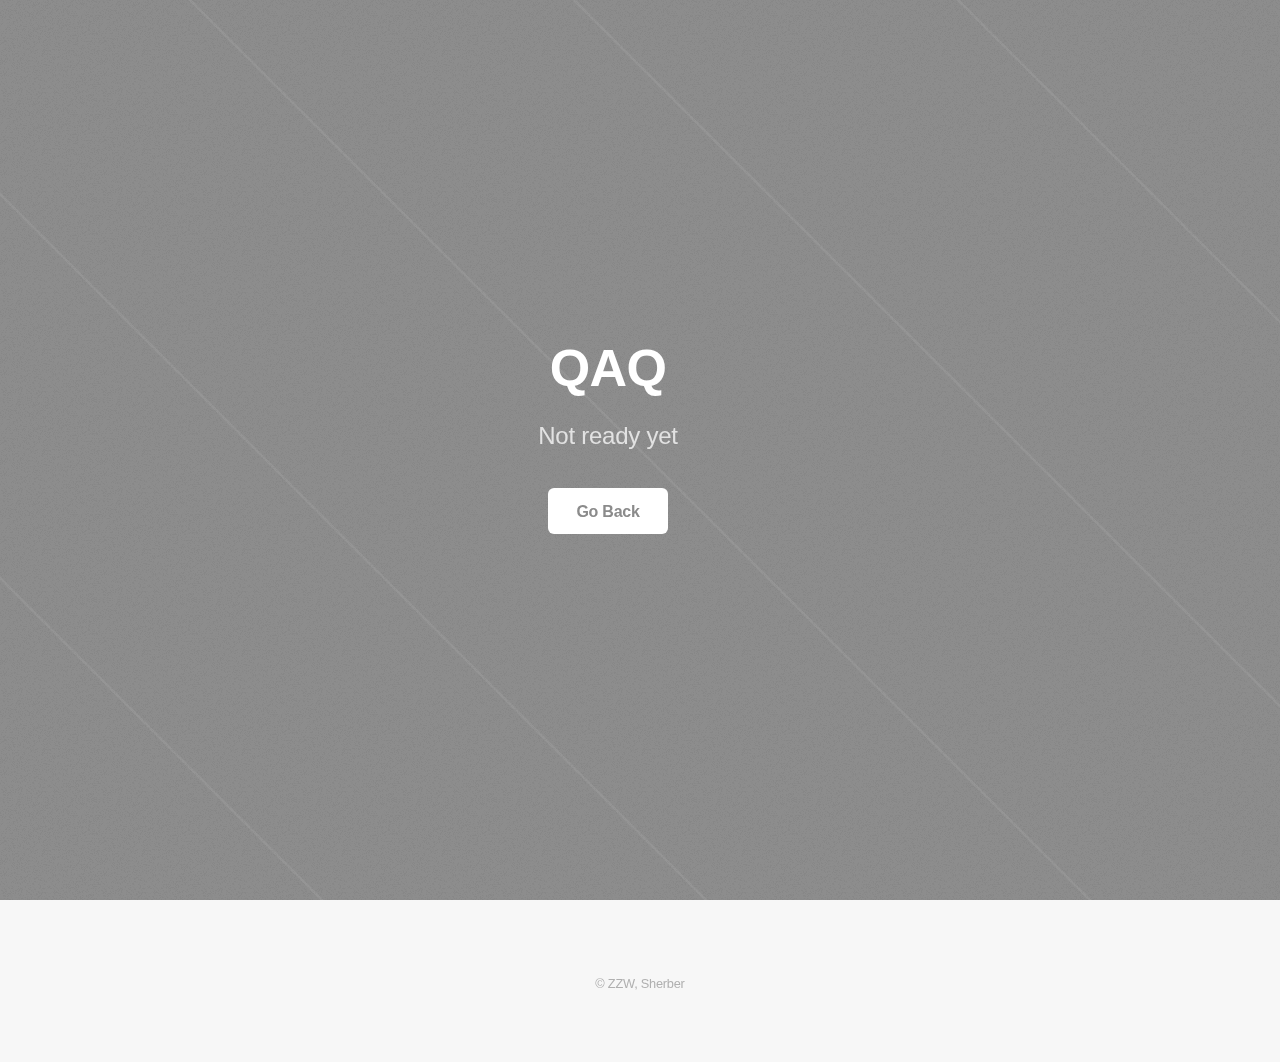
<file: QAQ_en.html>
<!DOCTYPE HTML>
<!--
	Fractal by HTML5 UP
	html5up.net | @ajlkn
	Free for personal and commercial use under the CCA 3.0 license (html5up.net/license)
-->
<html>
	<head>
		<title>QAQ</title>
        <link rel="shortcut icon" href="favicon.ico" />
		<meta charset="utf-8" />
		<meta name="viewport" content="width=device-width, initial-scale=1, user-scalable=no" />
		<link rel="stylesheet" href="assets/css/main.css" />
		<noscript><link rel="stylesheet" href="assets/css/noscript.css" /></noscript>
	</head>
	<body class="is-preload">
		<!-- Header -->
			<header id="header">
				<div class="content" style="text-align:center">
					<h1>QAQ</h1>
					<p>Not ready yet</p>
                    <a href="index_en.html" class="button primary">Go Back</a>
					<ul class="actions">
					</ul>
				</div>
			</header>

		<!-- Footer -->
			<footer id="footer">
				<p class="copyright">&copy; ZZW, Sherber</a></p>
			</footer>

		<!-- Scripts -->
			<script src="assets/js/jquery.min.js"></script>
			<script src="assets/js/jquery.scrolly.min.js"></script>
			<script src="assets/js/browser.min.js"></script>
			<script src="assets/js/breakpoints.min.js"></script>
			<script src="assets/js/util.js"></script>
			<script src="assets/js/main.js"></script>

	</body>
</html>
</file>
<file: assets/css/noscript.css>
/*
	Fractal by HTML5 UP
	html5up.net | @ajlkn
	Free for personal and commercial use under the CCA 3.0 license (html5up.net/license)
*/

/* Header */

	body.is-preload #header .content {
		-moz-transform: none;
		-webkit-transform: none;
		-ms-transform: none;
		transform: none;
		opacity: 1;
	}

	body.is-preload #header .image {
		-moz-transform: none;
		-webkit-transform: none;
		-ms-transform: none;
		transform: none;
		opacity: 1;
	}

		body.is-preload #header .image img {
			opacity: 1;
		}
</file>
<file: assets/css/main.css>
@import url(fontawesome-all.min.css);

/*
	Fractal by HTML5 UP
	html5up.net | @ajlkn
	Free for personal and commercial use under the CCA 3.0 license (html5up.net/license)
*/

html, body, div, span, applet, object,
iframe, h1, h2, h3, h4, h5, h6, p, blockquote,
pre, a, abbr, acronym, address, big, cite,
code, del, dfn, em, img, ins, kbd, q, s, samp,
small, strike, strong, sub, sup, tt, var, b,
u, i, center, dl, dt, dd, ol, ul, li, fieldset,
form, label, legend, table, caption, tbody,
tfoot, thead, tr, th, td, article, aside,
canvas, details, embed, figure, figcaption,
footer, header, hgroup, menu, nav, output, ruby,
section, summary, time, mark, audio, video {
	margin: 0;
	padding: 0;
	border: 0;
	font-size: 100%;
	font: inherit;
	vertical-align: baseline;}

article, aside, details, figcaption, figure,
footer, header, hgroup, menu, nav, section {
	display: block;}

body {
	line-height: 1;
    filter: grayscale(100%);
}

ol, ul {
	list-style: none;
}

blockquote, q {
	quotes: none;
}

	blockquote:before, blockquote:after, q:before, q:after {
		content: '';
		content: none;
	}

table {
	border-collapse: collapse;
	border-spacing: 0;
}

body {
	-webkit-text-size-adjust: none;
}

mark {
	background-color: transparent;
	color: inherit;
}

input::-moz-focus-inner {
	border: 0;
	padding: 0;
}

input, select, textarea {
	-moz-appearance: none;
	-webkit-appearance: none;
	-ms-appearance: none;
	appearance: none;
}

/* Basic */

	@-ms-viewport {
		width: device-width;
	}

	body {
		-ms-overflow-style: scrollbar;
	}

	@media screen and (max-width: 360px) {

		html, body {
			min-width: 320px;
		}

	}

	html {
		box-sizing: border-box;
	}

	*, *:before, *:after {
		box-sizing: inherit;
	}

	body {
		background: #ffffff;
	}

		body.is-preload *, body.is-preload *:before, body.is-preload *:after {
			-moz-animation: none !important;
			-webkit-animation: none !important;
			-ms-animation: none !important;
			animation: none !important;
			-moz-transition: none !important;
			-webkit-transition: none !important;
			-ms-transition: none !important;
			transition: none !important;
		}

/* Type */

	body {
		color: #999999;
	}

	html, input, select, textarea {
		font-size: 16pt;
	}

		@media screen and (max-width: 1680px) {

			html, input, select, textarea {
				font-size: 13pt;
			}

		}

		@media screen and (max-width: 1280px) {

			html, input, select, textarea {
				font-size: 12pt;
			}

		}

		@media screen and (max-width: 360px) {

			html, input, select, textarea {
				font-size: 11pt;
			}

		}

	body, input, select, textarea {
		font-family: Arial, Helvetica, sans-serif;
		font-weight: normal;
		line-height: 1.5em;
		letter-spacing: -0.015em;
	}

	a {
		-moz-transition: color 0.2s ease-in-out, border-bottom-color 0.2s ease-in-out;
		-webkit-transition: color 0.2s ease-in-out, border-bottom-color 0.2s ease-in-out;
		-ms-transition: color 0.2s ease-in-out, border-bottom-color 0.2s ease-in-out;
		transition: color 0.2s ease-in-out, border-bottom-color 0.2s ease-in-out;
		text-decoration: none;
		border-bottom: dotted 1px;
	}

		a:hover {
			border-bottom-color: transparent !important;
		}

	strong, b {
		font-weight: bold;
	}

	em, i {
		font-style: italic;
	}

	p {
		margin: 0 0 2em 0;
	}

	h1, h2, h3, h4, h5, h6 {
		font-weight: normal;
		line-height: 1em;
		margin: 0 0 1em 0;
		letter-spacing: -0.0125em;
	}

		h1 a, h2 a, h3 a, h4 a, h5 a, h6 a {
			color: inherit;
			text-decoration: none;
			border-bottom: none;
		}

		@media screen and (max-width: 980px) {

			h1 br, h2 br, h3 br, h4 br, h5 br, h6 br {
				display: none;
			}

		}

	h2 {
		font-size: 1.75em;
		line-height: 1.5em;
	}

	h3 {
		font-size: 1.5em;
		line-height: 1.5em;
	}

	h4 {
		font-size: 1.1em;
		line-height: 1.5em;
	}

	h5 {
		font-size: 0.9em;
		line-height: 1.5em;
	}

	h6 {
		font-size: 0.7em;
		line-height: 1.5em;
	}

	@media screen and (max-width: 736px) {

		h2 {
			font-size: 1.25em;
		}

		h3 {
			font-size: 1.2em;
		}

		h4 {
			font-size: 1em;
		}

	}

	sub {
		font-size: 0.8em;
		position: relative;
		top: 0.5em;
	}

	sup {
		font-size: 0.8em;
		position: relative;
		top: -0.5em;
	}

	blockquote {
		border-left-style: solid;
		border-left-width: 4px;
		font-style: italic;
		margin: 0 0 2em 0;
		padding: 0.5em 0 0.5em 2em;
	}

	code {
		border-radius: 6px;
		border-style: solid;
		border-width: 1px;
		font-family: "Courier New", monospace;
		font-size: 0.9em;
		margin: 0 0.25em;
		padding: 0.25em 0.65em;
	}

	pre {
		-webkit-overflow-scrolling: touch;
		font-family: "Courier New", monospace;
		font-size: 0.9em;
		margin: 0 0 2em 0;
	}

		pre code {
			display: block;
			line-height: 1.75em;
			padding: 1em 1.5em;
			overflow-x: auto;
		}

	hr {
		border: 0;
		border-bottom-style: solid;
		border-bottom-width: 1px;
		margin: 2em 0;
	}

		hr.major {
			margin: 3em 0;
		}

	.align-left {
		text-align: left;
	}

	.align-center {
		text-align: center;
	}

	.align-right {
		text-align: right;
	}

	input, select, textarea {
		color: #999999;
	}

	a {
		color: inherit;
		border-bottom-color: #d6d6d6;
	}

		a:hover {
			color: #4696e5;
		}

	strong, b {
		color: #828282;
	}

	h1, h2, h3, h4, h5, h6 {
		color: #828282;
	}

	blockquote {
		border-left-color: #e6e6e6;
	}

	code {
		background: rgba(144, 144, 144, 0.075);
		border-color: #e6e6e6;
	}

	hr {
		border-bottom-color: #e6e6e6;
	}

/* Row */

	.row {
		display: flex;
		flex-wrap: wrap;
		box-sizing: border-box;
		align-items: stretch;
	}

		.row > * {
			box-sizing: border-box;
		}

		.row.gtr-uniform > * > :last-child {
			margin-bottom: 0;
		}

		.row.aln-left {
			justify-content: flex-start;
		}

		.row.aln-center {
			justify-content: center;
		}

		.row.aln-right {
			justify-content: flex-end;
		}

		.row.aln-top {
			align-items: flex-start;
		}

		.row.aln-middle {
			align-items: center;
		}

		.row.aln-bottom {
			align-items: flex-end;
		}

		.row > .imp {
			order: -1;
		}

		.row > .col-1 {
			width: 8.33333%;
		}

		.row > .off-1 {
			margin-left: 8.33333%;
		}

		.row > .col-2 {
			width: 16.66667%;
		}

		.row > .off-2 {
			margin-left: 16.66667%;
		}

		.row > .col-3 {
			width: 25%;
		}

		.row > .off-3 {
			margin-left: 25%;
		}

		.row > .col-4 {
			width: 33.33333%;
		}

		.row > .off-4 {
			margin-left: 33.33333%;
		}

		.row > .col-5 {
			width: 41.66667%;
		}

		.row > .off-5 {
			margin-left: 41.66667%;
		}

		.row > .col-6 {
			width: 50%;
		}

		.row > .off-6 {
			margin-left: 50%;
		}

		.row > .col-7 {
			width: 58.33333%;
		}

		.row > .off-7 {
			margin-left: 58.33333%;
		}

		.row > .col-8 {
			width: 66.66667%;
		}

		.row > .off-8 {
			margin-left: 66.66667%;
		}

		.row > .col-9 {
			width: 75%;
		}

		.row > .off-9 {
			margin-left: 75%;
		}

		.row > .col-10 {
			width: 83.33333%;
		}

		.row > .off-10 {
			margin-left: 83.33333%;
		}

		.row > .col-11 {
			width: 91.66667%;
		}

		.row > .off-11 {
			margin-left: 91.66667%;
		}

		.row > .col-12 {
			width: 100%;
		}

		.row > .off-12 {
			margin-left: 100%;
		}

		.row.gtr-0 {
			margin-top: 0;
			margin-left: 0em;
		}

			.row.gtr-0 > * {
				padding: 0 0 0 0em;
			}

			.row.gtr-0.gtr-uniform {
				margin-top: 0em;
			}

				.row.gtr-0.gtr-uniform > * {
					padding-top: 0em;
				}

		.row.gtr-25 {
			margin-top: 0;
			margin-left: -0.375em;
		}

			.row.gtr-25 > * {
				padding: 0 0 0 0.375em;
			}

			.row.gtr-25.gtr-uniform {
				margin-top: -0.375em;
			}

				.row.gtr-25.gtr-uniform > * {
					padding-top: 0.375em;
				}

		.row.gtr-50 {
			margin-top: 0;
			margin-left: -0.75em;
		}

			.row.gtr-50 > * {
				padding: 0 0 0 0.75em;
			}

			.row.gtr-50.gtr-uniform {
				margin-top: -0.75em;
			}

				.row.gtr-50.gtr-uniform > * {
					padding-top: 0.75em;
				}

		.row {
			margin-top: 0;
			margin-left: -1.5em;
		}

			.row > * {
				padding: 0 0 0 1.5em;
			}

			.row.gtr-uniform {
				margin-top: -1.5em;
			}

				.row.gtr-uniform > * {
					padding-top: 1.5em;
				}

		.row.gtr-150 {
			margin-top: 0;
			margin-left: -2.25em;
		}

			.row.gtr-150 > * {
				padding: 0 0 0 2.25em;
			}

			.row.gtr-150.gtr-uniform {
				margin-top: -2.25em;
			}

				.row.gtr-150.gtr-uniform > * {
					padding-top: 2.25em;
				}

		.row.gtr-200 {
			margin-top: 0;
			margin-left: -3em;
		}

			.row.gtr-200 > * {
				padding: 0 0 0 3em;
			}

			.row.gtr-200.gtr-uniform {
				margin-top: -3em;
			}

				.row.gtr-200.gtr-uniform > * {
					padding-top: 3em;
				}

		@media screen and (max-width: 1680px) {

			.row {
				display: flex;
				flex-wrap: wrap;
				box-sizing: border-box;
				align-items: stretch;
			}

				.row > * {
					box-sizing: border-box;
				}

				.row.gtr-uniform > * > :last-child {
					margin-bottom: 0;
				}

				.row.aln-left {
					justify-content: flex-start;
				}

				.row.aln-center {
					justify-content: center;
				}

				.row.aln-right {
					justify-content: flex-end;
				}

				.row.aln-top {
					align-items: flex-start;
				}

				.row.aln-middle {
					align-items: center;
				}

				.row.aln-bottom {
					align-items: flex-end;
				}

				.row > .imp-xlarge {
					order: -1;
				}

				.row > .col-1-xlarge {
					width: 8.33333%;
				}

				.row > .off-1-xlarge {
					margin-left: 8.33333%;
				}

				.row > .col-2-xlarge {
					width: 16.66667%;
				}

				.row > .off-2-xlarge {
					margin-left: 16.66667%;
				}

				.row > .col-3-xlarge {
					width: 25%;
				}

				.row > .off-3-xlarge {
					margin-left: 25%;
				}

				.row > .col-4-xlarge {
					width: 33.33333%;
				}

				.row > .off-4-xlarge {
					margin-left: 33.33333%;
				}

				.row > .col-5-xlarge {
					width: 41.66667%;
				}

				.row > .off-5-xlarge {
					margin-left: 41.66667%;
				}

				.row > .col-6-xlarge {
					width: 50%;
				}

				.row > .off-6-xlarge {
					margin-left: 50%;
				}

				.row > .col-7-xlarge {
					width: 58.33333%;
				}

				.row > .off-7-xlarge {
					margin-left: 58.33333%;
				}

				.row > .col-8-xlarge {
					width: 66.66667%;
				}

				.row > .off-8-xlarge {
					margin-left: 66.66667%;
				}

				.row > .col-9-xlarge {
					width: 75%;
				}

				.row > .off-9-xlarge {
					margin-left: 75%;
				}

				.row > .col-10-xlarge {
					width: 83.33333%;
				}

				.row > .off-10-xlarge {
					margin-left: 83.33333%;
				}

				.row > .col-11-xlarge {
					width: 91.66667%;
				}

				.row > .off-11-xlarge {
					margin-left: 91.66667%;
				}

				.row > .col-12-xlarge {
					width: 100%;
				}

				.row > .off-12-xlarge {
					margin-left: 100%;
				}

				.row.gtr-0 {
					margin-top: 0;
					margin-left: 0em;
				}

					.row.gtr-0 > * {
						padding: 0 0 0 0em;
					}

					.row.gtr-0.gtr-uniform {
						margin-top: 0em;
					}

						.row.gtr-0.gtr-uniform > * {
							padding-top: 0em;
						}

				.row.gtr-25 {
					margin-top: 0;
					margin-left: -0.375em;
				}

					.row.gtr-25 > * {
						padding: 0 0 0 0.375em;
					}

					.row.gtr-25.gtr-uniform {
						margin-top: -0.375em;
					}

						.row.gtr-25.gtr-uniform > * {
							padding-top: 0.375em;
						}

				.row.gtr-50 {
					margin-top: 0;
					margin-left: -0.75em;
				}

					.row.gtr-50 > * {
						padding: 0 0 0 0.75em;
					}

					.row.gtr-50.gtr-uniform {
						margin-top: -0.75em;
					}

						.row.gtr-50.gtr-uniform > * {
							padding-top: 0.75em;
						}

				.row {
					margin-top: 0;
					margin-left: -1.5em;
				}

					.row > * {
						padding: 0 0 0 1.5em;
					}

					.row.gtr-uniform {
						margin-top: -1.5em;
					}

						.row.gtr-uniform > * {
							padding-top: 1.5em;
						}

				.row.gtr-150 {
					margin-top: 0;
					margin-left: -2.25em;
				}

					.row.gtr-150 > * {
						padding: 0 0 0 2.25em;
					}

					.row.gtr-150.gtr-uniform {
						margin-top: -2.25em;
					}

						.row.gtr-150.gtr-uniform > * {
							padding-top: 2.25em;
						}

				.row.gtr-200 {
					margin-top: 0;
					margin-left: -3em;
				}

					.row.gtr-200 > * {
						padding: 0 0 0 3em;
					}

					.row.gtr-200.gtr-uniform {
						margin-top: -3em;
					}

						.row.gtr-200.gtr-uniform > * {
							padding-top: 3em;
						}

		}

		@media screen and (max-width: 1280px) {

			.row {
				display: flex;
				flex-wrap: wrap;
				box-sizing: border-box;
				align-items: stretch;
			}

				.row > * {
					box-sizing: border-box;
				}

				.row.gtr-uniform > * > :last-child {
					margin-bottom: 0;
				}

				.row.aln-left {
					justify-content: flex-start;
				}

				.row.aln-center {
					justify-content: center;
				}

				.row.aln-right {
					justify-content: flex-end;
				}

				.row.aln-top {
					align-items: flex-start;
				}

				.row.aln-middle {
					align-items: center;
				}

				.row.aln-bottom {
					align-items: flex-end;
				}

				.row > .imp-large {
					order: -1;
				}

				.row > .col-1-large {
					width: 8.33333%;
				}

				.row > .off-1-large {
					margin-left: 8.33333%;
				}

				.row > .col-2-large {
					width: 16.66667%;
				}

				.row > .off-2-large {
					margin-left: 16.66667%;
				}

				.row > .col-3-large {
					width: 25%;
				}

				.row > .off-3-large {
					margin-left: 25%;
				}

				.row > .col-4-large {
					width: 33.33333%;
				}

				.row > .off-4-large {
					margin-left: 33.33333%;
				}

				.row > .col-5-large {
					width: 41.66667%;
				}

				.row > .off-5-large {
					margin-left: 41.66667%;
				}

				.row > .col-6-large {
					width: 50%;
				}

				.row > .off-6-large {
					margin-left: 50%;
				}

				.row > .col-7-large {
					width: 58.33333%;
				}

				.row > .off-7-large {
					margin-left: 58.33333%;
				}

				.row > .col-8-large {
					width: 66.66667%;
				}

				.row > .off-8-large {
					margin-left: 66.66667%;
				}

				.row > .col-9-large {
					width: 75%;
				}

				.row > .off-9-large {
					margin-left: 75%;
				}

				.row > .col-10-large {
					width: 83.33333%;
				}

				.row > .off-10-large {
					margin-left: 83.33333%;
				}

				.row > .col-11-large {
					width: 91.66667%;
				}

				.row > .off-11-large {
					margin-left: 91.66667%;
				}

				.row > .col-12-large {
					width: 100%;
				}

				.row > .off-12-large {
					margin-left: 100%;
				}

				.row.gtr-0 {
					margin-top: 0;
					margin-left: 0em;
				}

					.row.gtr-0 > * {
						padding: 0 0 0 0em;
					}

					.row.gtr-0.gtr-uniform {
						margin-top: 0em;
					}

						.row.gtr-0.gtr-uniform > * {
							padding-top: 0em;
						}

				.row.gtr-25 {
					margin-top: 0;
					margin-left: -0.375em;
				}

					.row.gtr-25 > * {
						padding: 0 0 0 0.375em;
					}

					.row.gtr-25.gtr-uniform {
						margin-top: -0.375em;
					}

						.row.gtr-25.gtr-uniform > * {
							padding-top: 0.375em;
						}

				.row.gtr-50 {
					margin-top: 0;
					margin-left: -0.75em;
				}

					.row.gtr-50 > * {
						padding: 0 0 0 0.75em;
					}

					.row.gtr-50.gtr-uniform {
						margin-top: -0.75em;
					}

						.row.gtr-50.gtr-uniform > * {
							padding-top: 0.75em;
						}

				.row {
					margin-top: 0;
					margin-left: -1.5em;
				}

					.row > * {
						padding: 0 0 0 1.5em;
					}

					.row.gtr-uniform {
						margin-top: -1.5em;
					}

						.row.gtr-uniform > * {
							padding-top: 1.5em;
						}

				.row.gtr-150 {
					margin-top: 0;
					margin-left: -2.25em;
				}

					.row.gtr-150 > * {
						padding: 0 0 0 2.25em;
					}

					.row.gtr-150.gtr-uniform {
						margin-top: -2.25em;
					}

						.row.gtr-150.gtr-uniform > * {
							padding-top: 2.25em;
						}

				.row.gtr-200 {
					margin-top: 0;
					margin-left: -3em;
				}

					.row.gtr-200 > * {
						padding: 0 0 0 3em;
					}

					.row.gtr-200.gtr-uniform {
						margin-top: -3em;
					}

						.row.gtr-200.gtr-uniform > * {
							padding-top: 3em;
						}

		}

		@media screen and (max-width: 980px) {

			.row {
				display: flex;
				flex-wrap: wrap;
				box-sizing: border-box;
				align-items: stretch;
			}

				.row > * {
					box-sizing: border-box;
				}

				.row.gtr-uniform > * > :last-child {
					margin-bottom: 0;
				}

				.row.aln-left {
					justify-content: flex-start;
				}

				.row.aln-center {
					justify-content: center;
				}

				.row.aln-right {
					justify-content: flex-end;
				}

				.row.aln-top {
					align-items: flex-start;
				}

				.row.aln-middle {
					align-items: center;
				}

				.row.aln-bottom {
					align-items: flex-end;
				}

				.row > .imp-medium {
					order: -1;
				}

				.row > .col-1-medium {
					width: 8.33333%;
				}

				.row > .off-1-medium {
					margin-left: 8.33333%;
				}

				.row > .col-2-medium {
					width: 16.66667%;
				}

				.row > .off-2-medium {
					margin-left: 16.66667%;
				}

				.row > .col-3-medium {
					width: 25%;
				}

				.row > .off-3-medium {
					margin-left: 25%;
				}

				.row > .col-4-medium {
					width: 33.33333%;
				}

				.row > .off-4-medium {
					margin-left: 33.33333%;
				}

				.row > .col-5-medium {
					width: 41.66667%;
				}

				.row > .off-5-medium {
					margin-left: 41.66667%;
				}

				.row > .col-6-medium {
					width: 50%;
				}

				.row > .off-6-medium {
					margin-left: 50%;
				}

				.row > .col-7-medium {
					width: 58.33333%;
				}

				.row > .off-7-medium {
					margin-left: 58.33333%;
				}

				.row > .col-8-medium {
					width: 66.66667%;
				}

				.row > .off-8-medium {
					margin-left: 66.66667%;
				}

				.row > .col-9-medium {
					width: 75%;
				}

				.row > .off-9-medium {
					margin-left: 75%;
				}

				.row > .col-10-medium {
					width: 83.33333%;
				}

				.row > .off-10-medium {
					margin-left: 83.33333%;
				}

				.row > .col-11-medium {
					width: 91.66667%;
				}

				.row > .off-11-medium {
					margin-left: 91.66667%;
				}

				.row > .col-12-medium {
					width: 100%;
				}

				.row > .off-12-medium {
					margin-left: 100%;
				}

				.row.gtr-0 {
					margin-top: 0;
					margin-left: 0em;
				}

					.row.gtr-0 > * {
						padding: 0 0 0 0em;
					}

					.row.gtr-0.gtr-uniform {
						margin-top: 0em;
					}

						.row.gtr-0.gtr-uniform > * {
							padding-top: 0em;
						}

				.row.gtr-25 {
					margin-top: 0;
					margin-left: -0.375em;
				}

					.row.gtr-25 > * {
						padding: 0 0 0 0.375em;
					}

					.row.gtr-25.gtr-uniform {
						margin-top: -0.375em;
					}

						.row.gtr-25.gtr-uniform > * {
							padding-top: 0.375em;
						}

				.row.gtr-50 {
					margin-top: 0;
					margin-left: -0.75em;
				}

					.row.gtr-50 > * {
						padding: 0 0 0 0.75em;
					}

					.row.gtr-50.gtr-uniform {
						margin-top: -0.75em;
					}

						.row.gtr-50.gtr-uniform > * {
							padding-top: 0.75em;
						}

				.row {
					margin-top: 0;
					margin-left: -1.5em;
				}

					.row > * {
						padding: 0 0 0 1.5em;
					}

					.row.gtr-uniform {
						margin-top: -1.5em;
					}

						.row.gtr-uniform > * {
							padding-top: 1.5em;
						}

				.row.gtr-150 {
					margin-top: 0;
					margin-left: -2.25em;
				}

					.row.gtr-150 > * {
						padding: 0 0 0 2.25em;
					}

					.row.gtr-150.gtr-uniform {
						margin-top: -2.25em;
					}

						.row.gtr-150.gtr-uniform > * {
							padding-top: 2.25em;
						}

				.row.gtr-200 {
					margin-top: 0;
					margin-left: -3em;
				}

					.row.gtr-200 > * {
						padding: 0 0 0 3em;
					}

					.row.gtr-200.gtr-uniform {
						margin-top: -3em;
					}

						.row.gtr-200.gtr-uniform > * {
							padding-top: 3em;
						}

		}

		@media screen and (max-width: 736px) {

			.row {
				display: flex;
				flex-wrap: wrap;
				box-sizing: border-box;
				align-items: stretch;
			}

				.row > * {
					box-sizing: border-box;
				}

				.row.gtr-uniform > * > :last-child {
					margin-bottom: 0;
				}

				.row.aln-left {
					justify-content: flex-start;
				}

				.row.aln-center {
					justify-content: center;
				}

				.row.aln-right {
					justify-content: flex-end;
				}

				.row.aln-top {
					align-items: flex-start;
				}

				.row.aln-middle {
					align-items: center;
				}

				.row.aln-bottom {
					align-items: flex-end;
				}

				.row > .imp-small {
					order: -1;
				}

				.row > .col-1-small {
					width: 8.33333%;
				}

				.row > .off-1-small {
					margin-left: 8.33333%;
				}

				.row > .col-2-small {
					width: 16.66667%;
				}

				.row > .off-2-small {
					margin-left: 16.66667%;
				}

				.row > .col-3-small {
					width: 25%;
				}

				.row > .off-3-small {
					margin-left: 25%;
				}

				.row > .col-4-small {
					width: 33.33333%;
				}

				.row > .off-4-small {
					margin-left: 33.33333%;
				}

				.row > .col-5-small {
					width: 41.66667%;
				}

				.row > .off-5-small {
					margin-left: 41.66667%;
				}

				.row > .col-6-small {
					width: 50%;
				}

				.row > .off-6-small {
					margin-left: 50%;
				}

				.row > .col-7-small {
					width: 58.33333%;
				}

				.row > .off-7-small {
					margin-left: 58.33333%;
				}

				.row > .col-8-small {
					width: 66.66667%;
				}

				.row > .off-8-small {
					margin-left: 66.66667%;
				}

				.row > .col-9-small {
					width: 75%;
				}

				.row > .off-9-small {
					margin-left: 75%;
				}

				.row > .col-10-small {
					width: 83.33333%;
				}

				.row > .off-10-small {
					margin-left: 83.33333%;
				}

				.row > .col-11-small {
					width: 91.66667%;
				}

				.row > .off-11-small {
					margin-left: 91.66667%;
				}

				.row > .col-12-small {
					width: 100%;
				}

				.row > .off-12-small {
					margin-left: 100%;
				}

				.row.gtr-0 {
					margin-top: 0;
					margin-left: 0em;
				}

					.row.gtr-0 > * {
						padding: 0 0 0 0em;
					}

					.row.gtr-0.gtr-uniform {
						margin-top: 0em;
					}

						.row.gtr-0.gtr-uniform > * {
							padding-top: 0em;
						}

				.row.gtr-25 {
					margin-top: 0;
					margin-left: -0.375em;
				}

					.row.gtr-25 > * {
						padding: 0 0 0 0.375em;
					}

					.row.gtr-25.gtr-uniform {
						margin-top: -0.375em;
					}

						.row.gtr-25.gtr-uniform > * {
							padding-top: 0.375em;
						}

				.row.gtr-50 {
					margin-top: 0;
					margin-left: -0.75em;
				}

					.row.gtr-50 > * {
						padding: 0 0 0 0.75em;
					}

					.row.gtr-50.gtr-uniform {
						margin-top: -0.75em;
					}

						.row.gtr-50.gtr-uniform > * {
							padding-top: 0.75em;
						}

				.row {
					margin-top: 0;
					margin-left: -1.5em;
				}

					.row > * {
						padding: 0 0 0 1.5em;
					}

					.row.gtr-uniform {
						margin-top: -1.5em;
					}

						.row.gtr-uniform > * {
							padding-top: 1.5em;
						}

				.row.gtr-150 {
					margin-top: 0;
					margin-left: -2.25em;
				}

					.row.gtr-150 > * {
						padding: 0 0 0 2.25em;
					}

					.row.gtr-150.gtr-uniform {
						margin-top: -2.25em;
					}

						.row.gtr-150.gtr-uniform > * {
							padding-top: 2.25em;
						}

				.row.gtr-200 {
					margin-top: 0;
					margin-left: -3em;
				}

					.row.gtr-200 > * {
						padding: 0 0 0 3em;
					}

					.row.gtr-200.gtr-uniform {
						margin-top: -3em;
					}

						.row.gtr-200.gtr-uniform > * {
							padding-top: 3em;
						}

		}

		@media screen and (max-width: 480px) {

			.row {
				display: flex;
				flex-wrap: wrap;
				box-sizing: border-box;
				align-items: stretch;
			}

				.row > * {
					box-sizing: border-box;
				}

				.row.gtr-uniform > * > :last-child {
					margin-bottom: 0;
				}

				.row.aln-left {
					justify-content: flex-start;
				}

				.row.aln-center {
					justify-content: center;
				}

				.row.aln-right {
					justify-content: flex-end;
				}

				.row.aln-top {
					align-items: flex-start;
				}

				.row.aln-middle {
					align-items: center;
				}

				.row.aln-bottom {
					align-items: flex-end;
				}

				.row > .imp-xsmall {
					order: -1;
				}

				.row > .col-1-xsmall {
					width: 8.33333%;
				}

				.row > .off-1-xsmall {
					margin-left: 8.33333%;
				}

				.row > .col-2-xsmall {
					width: 16.66667%;
				}

				.row > .off-2-xsmall {
					margin-left: 16.66667%;
				}

				.row > .col-3-xsmall {
					width: 25%;
				}

				.row > .off-3-xsmall {
					margin-left: 25%;
				}

				.row > .col-4-xsmall {
					width: 33.33333%;
				}

				.row > .off-4-xsmall {
					margin-left: 33.33333%;
				}

				.row > .col-5-xsmall {
					width: 41.66667%;
				}

				.row > .off-5-xsmall {
					margin-left: 41.66667%;
				}

				.row > .col-6-xsmall {
					width: 50%;
				}

				.row > .off-6-xsmall {
					margin-left: 50%;
				}

				.row > .col-7-xsmall {
					width: 58.33333%;
				}

				.row > .off-7-xsmall {
					margin-left: 58.33333%;
				}

				.row > .col-8-xsmall {
					width: 66.66667%;
				}

				.row > .off-8-xsmall {
					margin-left: 66.66667%;
				}

				.row > .col-9-xsmall {
					width: 75%;
				}

				.row > .off-9-xsmall {
					margin-left: 75%;
				}

				.row > .col-10-xsmall {
					width: 83.33333%;
				}

				.row > .off-10-xsmall {
					margin-left: 83.33333%;
				}

				.row > .col-11-xsmall {
					width: 91.66667%;
				}

				.row > .off-11-xsmall {
					margin-left: 91.66667%;
				}

				.row > .col-12-xsmall {
					width: 100%;
				}

				.row > .off-12-xsmall {
					margin-left: 100%;
				}

				.row.gtr-0 {
					margin-top: 0;
					margin-left: 0em;
				}

					.row.gtr-0 > * {
						padding: 0 0 0 0em;
					}

					.row.gtr-0.gtr-uniform {
						margin-top: 0em;
					}

						.row.gtr-0.gtr-uniform > * {
							padding-top: 0em;
						}

				.row.gtr-25 {
					margin-top: 0;
					margin-left: -0.375em;
				}

					.row.gtr-25 > * {
						padding: 0 0 0 0.375em;
					}

					.row.gtr-25.gtr-uniform {
						margin-top: -0.375em;
					}

						.row.gtr-25.gtr-uniform > * {
							padding-top: 0.375em;
						}

				.row.gtr-50 {
					margin-top: 0;
					margin-left: -0.75em;
				}

					.row.gtr-50 > * {
						padding: 0 0 0 0.75em;
					}

					.row.gtr-50.gtr-uniform {
						margin-top: -0.75em;
					}

						.row.gtr-50.gtr-uniform > * {
							padding-top: 0.75em;
						}

				.row {
					margin-top: 0;
					margin-left: -1.5em;
				}

					.row > * {
						padding: 0 0 0 1.5em;
					}

					.row.gtr-uniform {
						margin-top: -1.5em;
					}

						.row.gtr-uniform > * {
							padding-top: 1.5em;
						}

				.row.gtr-150 {
					margin-top: 0;
					margin-left: -2.25em;
				}

					.row.gtr-150 > * {
						padding: 0 0 0 2.25em;
					}

					.row.gtr-150.gtr-uniform {
						margin-top: -2.25em;
					}

						.row.gtr-150.gtr-uniform > * {
							padding-top: 2.25em;
						}

				.row.gtr-200 {
					margin-top: 0;
					margin-left: -3em;
				}

					.row.gtr-200 > * {
						padding: 0 0 0 3em;
					}

					.row.gtr-200.gtr-uniform {
						margin-top: -3em;
					}

						.row.gtr-200.gtr-uniform > * {
							padding-top: 3em;
						}

		}

/* Box */

	.box {
		border-radius: 6px;
		border: solid 1px #e6e6e6;
		margin-bottom: 2em;
		padding: 1.5em;
	}

		.box > :last-child,
		.box > :last-child > :last-child,
		.box > :last-child > :last-child > :last-child {
			margin-bottom: 0;
		}

		.box.alt {
			border: 0;
			border-radius: 0;
			padding: 0;
		}

/* Button */

	input[type="submit"],
	input[type="reset"],
	input[type="button"],
	button,
	.button {
		-moz-appearance: none;
		-webkit-appearance: none;
		-ms-appearance: none;
		appearance: none;
		-moz-transition: background-color 0.2s ease-in-out, color 0.2s ease-in-out;
		-webkit-transition: background-color 0.2s ease-in-out, color 0.2s ease-in-out;
		-ms-transition: background-color 0.2s ease-in-out, color 0.2s ease-in-out;
		transition: background-color 0.2s ease-in-out, color 0.2s ease-in-out;
		border-radius: 6px;
		border: 0;
		cursor: pointer;
		display: inline-block;
		font-weight: bold;
		height: 2.85em;
		line-height: 2.95em;
		padding: 0 1.75em;
		text-align: center;
		text-decoration: none;
		white-space: nowrap;
	}

		input[type="submit"].icon,
		input[type="reset"].icon,
		input[type="button"].icon,
		button.icon,
		.button.icon {
			padding-left: 1.35em;
		}

			input[type="submit"].icon:before,
			input[type="reset"].icon:before,
			input[type="button"].icon:before,
			button.icon:before,
			.button.icon:before {
				margin-right: 0.5em;
			}

		input[type="submit"].fit,
		input[type="reset"].fit,
		input[type="button"].fit,
		button.fit,
		.button.fit {
			width: 100%;
		}

		input[type="submit"].small,
		input[type="reset"].small,
		input[type="button"].small,
		button.small,
		.button.small {
			font-size: 0.8em;
		}

		input[type="submit"].large,
		input[type="reset"].large,
		input[type="button"].large,
		button.large,
		.button.large {
			font-size: 1.35em;
		}

		input[type="submit"].disabled, input[type="submit"]:disabled,
		input[type="reset"].disabled,
		input[type="reset"]:disabled,
		input[type="button"].disabled,
		input[type="button"]:disabled,
		button.disabled,
		button:disabled,
		.button.disabled,
		.button:disabled {
			pointer-events: none;
			cursor: default;
			opacity: 0.25;
		}

		@media screen and (max-width: 480px) {

			input[type="submit"].icon,
			input[type="reset"].icon,
			input[type="button"].icon,
			button.icon,
			.button.icon {
				padding: 0;
			}

		}

	@media screen and (max-width: 480px) and (orientation: portrait) {

		input[type="submit"],
		input[type="reset"],
		input[type="button"],
		button,
		.button {
			padding: 0;
		}

	}

	input[type="submit"],
	input[type="reset"],
	input[type="button"],
	button,
	.button {
		background-color: transparent;
		color: #828282 !important;
		box-shadow: inset 0 0 0 2px #e6e6e6;
	}

		input[type="submit"]:hover,
		input[type="reset"]:hover,
		input[type="button"]:hover,
		button:hover,
		.button:hover {
			background-color: rgba(144, 144, 144, 0.075);
		}

		input[type="submit"]:active,
		input[type="reset"]:active,
		input[type="button"]:active,
		button:active,
		.button:active {
			background-color: rgba(144, 144, 144, 0.15);
		}

		input[type="submit"].primary,
		input[type="reset"].primary,
		input[type="button"].primary,
		button.primary,
		.button.primary {
			box-shadow: none;
			background-color: #4696e5;
			color: #ffffff !important;
		}

			input[type="submit"].primary:hover,
			input[type="reset"].primary:hover,
			input[type="button"].primary:hover,
			button.primary:hover,
			.button.primary:hover {
				background-color: #5ca3e8;
			}

			input[type="submit"].primary:active,
			input[type="reset"].primary:active,
			input[type="button"].primary:active,
			button.primary:active,
			.button.primary:active {
				background-color: #3089e2;
			}

/* Form */

	form {
		margin: 0 0 2em 0;
	}

	label {
		display: block;
		font-size: 0.9em;
		font-weight: bold;
		margin: 0 0 1em 0;
	}

	input[type="text"],
	input[type="password"],
	input[type="email"],
	select,
	textarea {
		-moz-appearance: none;
		-webkit-appearance: none;
		-ms-appearance: none;
		appearance: none;
		border-radius: 6px;
		border: none;
		border-style: solid;
		border-width: 1px;
		color: inherit;
		display: block;
		outline: 0;
		padding: 0 1em;
		text-decoration: none;
		width: 100%;
	}

		input[type="text"]:invalid,
		input[type="password"]:invalid,
		input[type="email"]:invalid,
		select:invalid,
		textarea:invalid {
			box-shadow: none;
		}

	select {
		background-image: url("data:image/svg+xml;charset=utf8,%3Csvg xmlns='http://www.w3.org/2000/svg' width='40' height='40' preserveAspectRatio='none' viewBox='0 0 40 40'%3E%3Cpath d='M9.4,12.3l10.4,10.4l10.4-10.4c0.2-0.2,0.5-0.4,0.9-0.4c0.3,0,0.6,0.1,0.9,0.4l3.3,3.3c0.2,0.2,0.4,0.5,0.4,0.9 c0,0.4-0.1,0.6-0.4,0.9L20.7,31.9c-0.2,0.2-0.5,0.4-0.9,0.4c-0.3,0-0.6-0.1-0.9-0.4L4.3,17.3c-0.2-0.2-0.4-0.5-0.4-0.9 c0-0.4,0.1-0.6,0.4-0.9l3.3-3.3c0.2-0.2,0.5-0.4,0.9-0.4S9.1,12.1,9.4,12.3z' fill='%23e6e6e6' /%3E%3C/svg%3E");
		background-size: 1.25rem;
		background-repeat: no-repeat;
		background-position: calc(100% - 1rem) center;
		height: 2.75em;
		padding-right: 2.75em;
		text-overflow: ellipsis;
	}

		select option {
			color: #828282;
			background: #ffffff;
		}

		select:focus::-ms-value {
			background-color: transparent;
		}

		select::-ms-expand {
			display: none;
		}

	input[type="text"],
	input[type="password"],
	input[type="email"],
	select {
		height: 2.75em;
	}

	textarea {
		padding: 0.75em 1em;
	}

	input[type="checkbox"],
	input[type="radio"] {
		-moz-appearance: none;
		-webkit-appearance: none;
		-ms-appearance: none;
		appearance: none;
		display: block;
		float: left;
		margin-right: -2em;
		opacity: 0;
		width: 1em;
		z-index: -1;
	}

		input[type="checkbox"] + label,
		input[type="radio"] + label {
			text-decoration: none;
			cursor: pointer;
			display: inline-block;
			font-size: 1em;
			font-weight: normal;
			padding-left: 2.4em;
			padding-right: 0.75em;
			position: relative;
		}

			input[type="checkbox"] + label:before,
			input[type="radio"] + label:before {
				-moz-osx-font-smoothing: grayscale;
				-webkit-font-smoothing: antialiased;
				display: inline-block;
				font-style: normal;
				font-variant: normal;
				text-rendering: auto;
				line-height: 1;
				text-transform: none !important;
				font-family: 'Font Awesome 5 Free';
				font-weight: 900;
			}

			input[type="checkbox"] + label:before,
			input[type="radio"] + label:before {
				border-radius: 6px;
				border-style: solid;
				border-width: 1px;
				content: '';
				display: inline-block;
				font-size: 0.8em;
				height: 2.0625em;
				left: 0;
				line-height: 2.0625em;
				position: absolute;
				text-align: center;
				top: 0;
				width: 2.0625em;
			}

		input[type="checkbox"]:checked + label:before,
		input[type="radio"]:checked + label:before {
			content: '\f00c';
		}

	input[type="checkbox"] + label:before {
		border-radius: 6px;
	}

	input[type="radio"] + label:before {
		border-radius: 100%;
	}

	::-webkit-input-placeholder {
		opacity: 1.0;
	}

	:-moz-placeholder {
		opacity: 1.0;
	}

	::-moz-placeholder {
		opacity: 1.0;
	}

	:-ms-input-placeholder {
		opacity: 1.0;
	}

	.formerize-placeholder {
		opacity: 1.0;
	}

	label {
		color: #828282;
	}

	input[type="text"],
	input[type="password"],
	input[type="email"],
	select,
	textarea {
		color: inherit;
		background-color: rgba(144, 144, 144, 0.075);
		border-color: #e6e6e6;
	}

		input[type="text"]:focus,
		input[type="password"]:focus,
		input[type="email"]:focus,
		select:focus,
		textarea:focus {
			border-color: #4696e5;
			box-shadow: 0 0 0 1px #4696e5;
		}

	.select-wrapper:before {
		color: #e6e6e6;
	}

	input[type="checkbox"] + label,
	input[type="radio"] + label {
		color: #999999;
	}

		input[type="checkbox"] + label:before,
		input[type="radio"] + label:before {
			background-color: rgba(144, 144, 144, 0.075);
			border-color: #e6e6e6;
		}

	input[type="checkbox"]:checked + label:before,
	input[type="radio"]:checked + label:before {
		background-color: #4696e5;
		border-color: #4696e5;
		color: #ffffff;
	}

	input[type="checkbox"]:focus + label:before,
	input[type="radio"]:focus + label:before {
		border-color: #4696e5;
		box-shadow: 0 0 0 1px #4696e5;
	}

	::-webkit-input-placeholder {
		color: #e0e0e0 !important;
	}

	:-moz-placeholder {
		color: #e0e0e0 !important;
	}

	::-moz-placeholder {
		color: #e0e0e0 !important;
	}

	:-ms-input-placeholder {
		color: #e0e0e0 !important;
	}

	.formerize-placeholder {
		color: #e0e0e0 !important;
	}

/* Icon */

	.icon {
		text-decoration: none;
		border-bottom: none;
		position: relative;
	}

		.icon:before {
			-moz-osx-font-smoothing: grayscale;
			-webkit-font-smoothing: antialiased;
			display: inline-block;
			font-style: normal;
			font-variant: normal;
			text-rendering: auto;
			line-height: 1;
			text-transform: none !important;
			font-family: 'Font Awesome 5 Free';
			font-weight: 400;
		}

		.icon > .label {
			display: none;
		}

		.icon:before {
			line-height: inherit;
		}

		.icon.solid:before {
			font-weight: 900;
		}

		.icon.brands:before {
			font-family: 'Font Awesome 5 Brands';
		}

	.icon {
		color: #e0e0e0;
	}

/* Image */

	.image {
		border-radius: 6px;
		border: 0;
		display: inline-block;
		position: relative;
		overflow: hidden;
	}

		.image img {
			border-radius: 6px;
			display: block;
		}

		.image.left, .image.right {
			max-width: 40%;
		}

			.image.left img, .image.right img {
				width: 100%;
			}

		.image.left {
			float: left;
			margin: 0 1.5em 1em 0;
			top: 0.25em;
		}

		.image.right {
			float: right;
			margin: 0 0 1em 1.5em;
			top: 0.25em;
		}

		.image.fit {
			display: block;
			margin: 0 0 2em 0;
			width: 100%;
		}

			.image.fit img {
				width: 100%;
			}

		.image.main {
			display: block;
			margin: 0 0 3em 0;
			width: 100%;
		}

			.image.main img {
				width: 100%;
			}

		.image.phone {
			box-shadow: none;
			border-radius: 0;
			margin: 0 0 3em 0;
			width: 13em;
		}

			.image.phone img {
				border-radius: 0;
				display: block;
				position: relative;
				width: 100%;
			}





	.image {
		box-shadow: 0 0 0 4px #ffffff, 0 0 0 5px #e6e6e6;
	}

		.image.phone {
			box-shadow: none;
		}

			.image.phone .inner, .image.phone:before, .image.phone:after {
				border-color: #e6e6e6;
			}

			.image.phone .inner:before {
				background: #e6e6e6;
			}

			.image.phone .inner:after {
				border-color: #e6e6e6;
			}

/* List */

	ol {
		list-style: decimal;
		margin: 0 0 2em 0;
		padding-left: 1.25em;
	}

		ol li {
			padding-left: 0.25em;
		}

	ul {
		list-style: disc;
		margin: 0 0 2em 0;
		padding-left: 1em;
	}

		ul li {
			padding-left: 0.5em;
		}

		ul.alt {
			list-style: none;
			padding-left: 0;
		}

			ul.alt li {
				border-top-style: solid;
				border-top-width: 1px;
				padding: 0.5em 0;
			}

				ul.alt li:first-child {
					border-top: 0;
					padding-top: 0;
				}

	dl {
		margin: 0 0 2em 0;
	}

		dl dt {
			display: block;
			font-weight: bold;
			margin: 0 0 1em 0;
		}

		dl dd {
			margin-left: 2em;
		}

	ul.alt > li {
		border-top-color: #e6e6e6;
	}

/* Actions */

	ul.actions {
		display: -moz-flex;
		display: -webkit-flex;
		display: -ms-flex;
		display: flex;
		cursor: default;
		list-style: none;
		margin-left: -1em;
		padding-left: 0;
	}

		ul.actions li {
			padding: 0 0 0 1em;
			vertical-align: middle;
		}

		ul.actions.special {
			-moz-justify-content: center;
			-webkit-justify-content: center;
			-ms-justify-content: center;
			justify-content: center;
			width: 100%;
			margin-left: 0;
		}

			ul.actions.special li:first-child {
				padding-left: 0;
			}

		ul.actions.stacked {
			-moz-flex-direction: column;
			-webkit-flex-direction: column;
			-ms-flex-direction: column;
			flex-direction: column;
			margin-left: 0;
		}

			ul.actions.stacked li {
				padding: 1.3em 0 0 0;
			}

				ul.actions.stacked li:first-child {
					padding-top: 0;
				}

		ul.actions.fit {
			width: calc(100% + 1em);
		}

			ul.actions.fit li {
				-moz-flex-grow: 1;
				-webkit-flex-grow: 1;
				-ms-flex-grow: 1;
				flex-grow: 1;
				-moz-flex-shrink: 1;
				-webkit-flex-shrink: 1;
				-ms-flex-shrink: 1;
				flex-shrink: 1;
				width: 100%;
			}

				ul.actions.fit li > * {
					width: 100%;
				}

			ul.actions.fit.stacked {
				width: 100%;
			}

		@media screen and (max-width: 480px) {

			ul.actions:not(.fixed) {
				-moz-flex-direction: column;
				-webkit-flex-direction: column;
				-ms-flex-direction: column;
				flex-direction: column;
				margin-left: 0;
				width: 100% !important;
			}

				ul.actions:not(.fixed) li {
					-moz-flex-grow: 1;
					-webkit-flex-grow: 1;
					-ms-flex-grow: 1;
					flex-grow: 1;
					-moz-flex-shrink: 1;
					-webkit-flex-shrink: 1;
					-ms-flex-shrink: 1;
					flex-shrink: 1;
					padding: 1em 0 0 0;
					text-align: center;
					width: 100%;
				}

					ul.actions:not(.fixed) li > * {
						width: 100%;
					}

					ul.actions:not(.fixed) li:first-child {
						padding-top: 0;
					}

					ul.actions:not(.fixed) li input[type="submit"],
					ul.actions:not(.fixed) li input[type="reset"],
					ul.actions:not(.fixed) li input[type="button"],
					ul.actions:not(.fixed) li button,
					ul.actions:not(.fixed) li .button {
						width: 100%;
					}

						ul.actions:not(.fixed) li input[type="submit"].icon:before,
						ul.actions:not(.fixed) li input[type="reset"].icon:before,
						ul.actions:not(.fixed) li input[type="button"].icon:before,
						ul.actions:not(.fixed) li button.icon:before,
						ul.actions:not(.fixed) li .button.icon:before {
							margin-left: -0.5em;
						}

		}

/* Icons */

	ul.icons {
		cursor: default;
		list-style: none;
		padding-left: 0;
	}

		ul.icons li {
			display: inline-block;
			padding: 0 1.5em 0 0;
		}

			ul.icons li:last-child {
				padding-right: 0 !important;
			}

			ul.icons li .icon:before {
				font-size: 1.75rem;
			}

		ul.icons.major li {
			padding: 0 2.5em 0 0;
		}

			ul.icons.major li .icon:before {
				font-size: 2.75rem;
			}

		@media screen and (max-width: 736px) {

			ul.icons.major li {
				padding: 0 1.25em 0 0;
			}

				ul.icons.major li .icon:before {
					font-size: 1.75rem;
				}

		}

		ul.icons.labeled li {
			margin: 1em 0;
			padding: 0 2em 0 0;
		}

			ul.icons.labeled li .icon:before {
				vertical-align: middle;
				font-size: 2.25rem;
				margin-right: 0.5em;
			}

			ul.icons.labeled li .icon .label {
				display: inline-block;
				vertical-align: middle;
				color: #999999;
			}

	@media screen and (max-width: 736px) and (orientation: portrait) {

		ul.icons.labeled {
			text-align: left;
			margin-right: auto;
			margin-left: auto;
			display: inline-block;
			white-space: nowrap;
		}

			ul.icons.labeled li {
				display: block;
				padding: 0;
				margin: 1.5em 0 0 0;
			}

				ul.icons.labeled li .icon:before {
					width: 1.5em;
					display: block;
					float: left;
					margin-right: 0;
				}

				ul.icons.labeled li .icon:after {
					content: '';
					display: block;
					clear: both;
				}

				ul.icons.labeled li:first-child {
					margin-top: 0;
				}

	}

/* Section/Article */

	section.special, article.special {
		text-align: center;
	}

	header p {
		position: relative;
		margin: 0 0 1.5em 0;
	}

		@media screen and (max-width: 736px) {

			header p br {
				display: none;
			}

		}

	header h2 + p {
		font-size: 1.25em;
		margin-top: -0.5em;
		line-height: 1.5em;
	}

	header h3 + p {
		font-size: 1.1em;
		margin-top: -0.25em;
		line-height: 1.5em;
	}

	header h4 + p,
	header h5 + p,
	header h6 + p {
		font-size: 0.9em;
		margin-top: -0.6em;
		line-height: 1.5em;
	}

	header.major {
		margin: 0 0 2.5em 0;
		text-align: center;
	}

		header.major:after {
			content: '';
			border-bottom: solid 2px #e6e6e6;
			display: block;
			width: 4em;
			margin: 2em auto 0 auto;
		}

		@media screen and (max-width: 736px) {

			header.major {
				margin: 0 0 2em 0;
			}

				header.major p {
					font-size: 1em;
				}

		}

/* Spotlight */

	.spotlight {
		display: -moz-flex;
		display: -webkit-flex;
		display: -ms-flex;
		display: flex;
		-moz-align-items: center;
		-webkit-align-items: center;
		-ms-align-items: center;
		align-items: center;
		margin: 0 0 2em 0;
	}

		.spotlight .image {
			width: 30%;
			border-radius: 100%;
			margin: 0 3em 0 0;
			display: block;
		}

			.spotlight .image img {
				display: block;
				border-radius: 100%;
				width: 100%;
			}

		.spotlight .content {
			width: 70%;
		}

			.spotlight .content > :last-child {
				margin-bottom: 0;
			}

		.spotlight:nth-child(2n) {
			-moz-flex-direction: row-reverse;
			-webkit-flex-direction: row-reverse;
			-ms-flex-direction: row-reverse;
			flex-direction: row-reverse;
		}

			.spotlight:nth-child(2n) .image {
				margin: 0 0 0 3em;
			}

			.spotlight:nth-child(2n) .content {
				text-align: right;
			}

	@media screen and (max-width: 736px) and (orientation: landscape) {

		.spotlight .image {
			margin: 0 2em 0 0;
		}

		.spotlight:nth-child(2n) .image {
			margin: 0 0 0 2em;
		}

	}

	@media screen and (max-width: 736px) and (orientation: portrait) {

		.spotlight {
			-moz-flex-direction: column !important;
			-webkit-flex-direction: column !important;
			-ms-flex-direction: column !important;
			flex-direction: column !important;
		}

			.spotlight .image {
				width: 100%;
				max-width: 60%;
				margin: 0 0 2em 0 !important;
			}

			.spotlight .content {
				width: 100%;
				text-align: center !important;
			}

	}

/* Table */

	.table-wrapper {
		-webkit-overflow-scrolling: touch;
		overflow-x: auto;
	}

	table {
		margin: 0 0 2em 0;
		width: 100%;
	}

		table tbody tr {
			border-style: solid;
			border-width: 1px;
			border-left: 0;
			border-right: 0;
		}

		table td {
			padding: 0.75em 0.75em;
		}

		table th {
			font-size: 0.9em;
			font-weight: bold;
			padding: 0 0.75em 0.75em 0.75em;
			text-align: left;
		}

		table thead {
			border-bottom-style: solid;
			border-bottom-width: 2px;
		}

		table tfoot {
			border-top-style: solid;
			border-top-width: 2px;
		}

		table.alt {
			border-collapse: separate;
		}

			table.alt tbody tr td {
				border-style: solid;
				border-width: 1px;
				border-left-width: 0;
				border-top-width: 0;
			}

				table.alt tbody tr td:first-child {
					border-left-width: 1px;
				}

			table.alt tbody tr:first-child td {
				border-top-width: 1px;
			}

			table.alt thead {
				border-bottom: 0;
			}

			table.alt tfoot {
				border-top: 0;
			}

	table tbody tr {
		border-color: #e6e6e6;
	}

		table tbody tr:nth-child(2n + 1) {
			background-color: rgba(144, 144, 144, 0.075);
		}

	table th {
		color: #828282;
	}

	table thead {
		border-bottom-color: #e6e6e6;
	}

	table tfoot {
		border-top-color: #e6e6e6;
	}

	table.alt tbody tr td {
		border-color: #e6e6e6;
	}

/* Wrapper */

	.wrapper {
		padding: 4.5em 0 2.5em 0 ;
		background-color: #ffffff;
		border-bottom: solid 2px #eeeeee;
	}

		.wrapper > .inner {
			margin-left: auto;
			margin-right: auto;
			width: 50em;
		}

			.wrapper > .inner.alt > * {
				border-top: solid 2px #eeeeee;
				margin-bottom: 0;
				margin-top: 3em;
				padding-top: 3em;
			}

				.wrapper > .inner.alt > *:first-child {
					border-top: 0;
					margin-top: 0;
					padding-top: 0;
				}

		.wrapper.style1 {
			background-color: #4696e5;
			color: #d1e5f9;
		}

			.wrapper.style1 input[type="submit"],
			.wrapper.style1 input[type="reset"],
			.wrapper.style1 input[type="button"],
			.wrapper.style1 button,
			.wrapper.style1 .button {
				background-color: transparent;
				color: #ffffff !important;
				box-shadow: inset 0 0 0 2px rgba(255, 255, 255, 0.25);
			}

				.wrapper.style1 input[type="submit"]:hover,
				.wrapper.style1 input[type="reset"]:hover,
				.wrapper.style1 input[type="button"]:hover,
				.wrapper.style1 button:hover,
				.wrapper.style1 .button:hover {
					background-color: rgba(255, 255, 255, 0.075);
				}

				.wrapper.style1 input[type="submit"]:active,
				.wrapper.style1 input[type="reset"]:active,
				.wrapper.style1 input[type="button"]:active,
				.wrapper.style1 button:active,
				.wrapper.style1 .button:active {
					background-color: rgba(255, 255, 255, 0.2);
				}

				.wrapper.style1 input[type="submit"].primary,
				.wrapper.style1 input[type="reset"].primary,
				.wrapper.style1 input[type="button"].primary,
				.wrapper.style1 button.primary,
				.wrapper.style1 .button.primary {
					box-shadow: none;
					background-color: #ffffff;
					color: #4696e5 !important;
				}

			.wrapper.style1 label {
				color: #ffffff;
			}

			.wrapper.style1 input[type="text"],
			.wrapper.style1 input[type="password"],
			.wrapper.style1 input[type="email"],
			.wrapper.style1 select,
			.wrapper.style1 textarea {
				color: inherit;
				background-color: rgba(255, 255, 255, 0.075);
				border-color: rgba(255, 255, 255, 0.25);
			}

				.wrapper.style1 input[type="text"]:focus,
				.wrapper.style1 input[type="password"]:focus,
				.wrapper.style1 input[type="email"]:focus,
				.wrapper.style1 select:focus,
				.wrapper.style1 textarea:focus {
					border-color: #ffffff;
					box-shadow: 0 0 0 1px #ffffff;
				}

			.wrapper.style1 .select-wrapper:before {
				color: rgba(255, 255, 255, 0.25);
			}

			.wrapper.style1 input[type="checkbox"] + label,
			.wrapper.style1 input[type="radio"] + label {
				color: #d1e5f9;
			}

				.wrapper.style1 input[type="checkbox"] + label:before,
				.wrapper.style1 input[type="radio"] + label:before {
					background-color: rgba(255, 255, 255, 0.075);
					border-color: rgba(255, 255, 255, 0.25);
				}

			.wrapper.style1 input[type="checkbox"]:checked + label:before,
			.wrapper.style1 input[type="radio"]:checked + label:before {
				background-color: #ffffff;
				border-color: #ffffff;
				color: #4696e5;
			}

			.wrapper.style1 input[type="checkbox"]:focus + label:before,
			.wrapper.style1 input[type="radio"]:focus + label:before {
				border-color: #ffffff;
				box-shadow: 0 0 0 1px #ffffff;
			}

			.wrapper.style1 ::-webkit-input-placeholder {
				color: #b5d5f5 !important;
			}

			.wrapper.style1 :-moz-placeholder {
				color: #b5d5f5 !important;
			}

			.wrapper.style1 ::-moz-placeholder {
				color: #b5d5f5 !important;
			}

			.wrapper.style1 :-ms-input-placeholder {
				color: #b5d5f5 !important;
			}

			.wrapper.style1 .formerize-placeholder {
				color: #b5d5f5 !important;
			}

			.wrapper.style1 .icon {
				color: #b5d5f5;
			}

			.wrapper.style1 .image {
				box-shadow: 0 0 0 4px #4696e5, 0 0 0 5px rgba(255, 255, 255, 0.25);
			}

				.wrapper.style1 .image.phone {
					box-shadow: none;
				}

					.wrapper.style1 .image.phone .inner, .wrapper.style1 .image.phone:before, .wrapper.style1 .image.phone:after {
						border-color: rgba(255, 255, 255, 0.25);
					}

					.wrapper.style1 .image.phone .inner:before {
						background: rgba(255, 255, 255, 0.25);
					}

					.wrapper.style1 .image.phone .inner:after {
						border-color: rgba(255, 255, 255, 0.25);
					}

			.wrapper.style1 ul.alt > li {
				border-top-color: rgba(255, 255, 255, 0.25);
			}

			.wrapper.style1 table tbody tr {
				border-color: rgba(255, 255, 255, 0.25);
			}

				.wrapper.style1 table tbody tr:nth-child(2n + 1) {
					background-color: rgba(255, 255, 255, 0.075);
				}

			.wrapper.style1 table th {
				color: #ffffff;
			}

			.wrapper.style1 table thead {
				border-bottom-color: rgba(255, 255, 255, 0.25);
			}

			.wrapper.style1 table tfoot {
				border-top-color: rgba(255, 255, 255, 0.25);
			}

			.wrapper.style1 table.alt tbody tr td {
				border-color: rgba(255, 255, 255, 0.25);
			}

			.wrapper.style1 input, .wrapper.style1 select, .wrapper.style1 textarea {
				color: #d1e5f9;
			}

			.wrapper.style1 a {
				color: inherit;
				border-bottom-color: rgba(255, 255, 255, 0.5);
				color: #ffffff;
			}

			.wrapper.style1 strong, .wrapper.style1 b {
				color: #ffffff;
			}

			.wrapper.style1 h1, .wrapper.style1 h2, .wrapper.style1 h3, .wrapper.style1 h4, .wrapper.style1 h5, .wrapper.style1 h6 {
				color: #ffffff;
			}

			.wrapper.style1 blockquote {
				border-left-color: rgba(255, 255, 255, 0.25);
			}

			.wrapper.style1 code {
				background: rgba(255, 255, 255, 0.075);
				border-color: rgba(255, 255, 255, 0.25);
			}

			.wrapper.style1 hr {
				border-bottom-color: rgba(255, 255, 255, 0.25);
			}

		.wrapper.style2 {
			background-color: #fbfbfb;
			color: #999999;
		}

			.wrapper.style2 input[type="submit"],
			.wrapper.style2 input[type="reset"],
			.wrapper.style2 input[type="button"],
			.wrapper.style2 button,
			.wrapper.style2 .button {
				background-color: transparent;
				color: #828282 !important;
				box-shadow: inset 0 0 0 2px #e6e6e6;
			}

				.wrapper.style2 input[type="submit"]:hover,
				.wrapper.style2 input[type="reset"]:hover,
				.wrapper.style2 input[type="button"]:hover,
				.wrapper.style2 button:hover,
				.wrapper.style2 .button:hover {
					background-color: rgba(144, 144, 144, 0.075);
				}

				.wrapper.style2 input[type="submit"]:active,
				.wrapper.style2 input[type="reset"]:active,
				.wrapper.style2 input[type="button"]:active,
				.wrapper.style2 button:active,
				.wrapper.style2 .button:active {
					background-color: rgba(144, 144, 144, 0.15);
				}

				.wrapper.style2 input[type="submit"].primary,
				.wrapper.style2 input[type="reset"].primary,
				.wrapper.style2 input[type="button"].primary,
				.wrapper.style2 button.primary,
				.wrapper.style2 .button.primary {
					box-shadow: none;
					background-color: #4696e5;
					color: #ffffff !important;
				}

					.wrapper.style2 input[type="submit"].primary:hover,
					.wrapper.style2 input[type="reset"].primary:hover,
					.wrapper.style2 input[type="button"].primary:hover,
					.wrapper.style2 button.primary:hover,
					.wrapper.style2 .button.primary:hover {
						background-color: #5ca3e8;
					}

					.wrapper.style2 input[type="submit"].primary:active,
					.wrapper.style2 input[type="reset"].primary:active,
					.wrapper.style2 input[type="button"].primary:active,
					.wrapper.style2 button.primary:active,
					.wrapper.style2 .button.primary:active {
						background-color: #3089e2;
					}

			.wrapper.style2 label {
				color: #828282;
			}

			.wrapper.style2 input[type="text"],
			.wrapper.style2 input[type="password"],
			.wrapper.style2 input[type="email"],
			.wrapper.style2 select,
			.wrapper.style2 textarea {
				color: inherit;
				background-color: rgba(144, 144, 144, 0.075);
				border-color: #e6e6e6;
			}

				.wrapper.style2 input[type="text"]:focus,
				.wrapper.style2 input[type="password"]:focus,
				.wrapper.style2 input[type="email"]:focus,
				.wrapper.style2 select:focus,
				.wrapper.style2 textarea:focus {
					border-color: #4696e5;
					box-shadow: 0 0 0 1px #4696e5;
				}

			.wrapper.style2 .select-wrapper:before {
				color: #e6e6e6;
			}

			.wrapper.style2 input[type="checkbox"] + label,
			.wrapper.style2 input[type="radio"] + label {
				color: #999999;
			}

				.wrapper.style2 input[type="checkbox"] + label:before,
				.wrapper.style2 input[type="radio"] + label:before {
					background-color: rgba(144, 144, 144, 0.075);
					border-color: #e6e6e6;
				}

			.wrapper.style2 input[type="checkbox"]:checked + label:before,
			.wrapper.style2 input[type="radio"]:checked + label:before {
				background-color: #4696e5;
				border-color: #4696e5;
				color: #ffffff;
			}

			.wrapper.style2 input[type="checkbox"]:focus + label:before,
			.wrapper.style2 input[type="radio"]:focus + label:before {
				border-color: #4696e5;
				box-shadow: 0 0 0 1px #4696e5;
			}

			.wrapper.style2 ::-webkit-input-placeholder {
				color: #e0e0e0 !important;
			}

			.wrapper.style2 :-moz-placeholder {
				color: #e0e0e0 !important;
			}

			.wrapper.style2 ::-moz-placeholder {
				color: #e0e0e0 !important;
			}

			.wrapper.style2 :-ms-input-placeholder {
				color: #e0e0e0 !important;
			}

			.wrapper.style2 .formerize-placeholder {
				color: #e0e0e0 !important;
			}

			.wrapper.style2 .icon {
				color: #e0e0e0;
			}

			.wrapper.style2 .image {
				box-shadow: 0 0 0 4px #fbfbfb, 0 0 0 5px #e6e6e6;
			}

				.wrapper.style2 .image.phone {
					box-shadow: none;
				}

					.wrapper.style2 .image.phone .inner, .wrapper.style2 .image.phone:before, .wrapper.style2 .image.phone:after {
						border-color: #e6e6e6;
					}

					.wrapper.style2 .image.phone .inner:before {
						background: #e6e6e6;
					}

					.wrapper.style2 .image.phone .inner:after {
						border-color: #e6e6e6;
					}

			.wrapper.style2 ul.alt > li {
				border-top-color: #e6e6e6;
			}

			.wrapper.style2 table tbody tr {
				border-color: #e6e6e6;
			}

				.wrapper.style2 table tbody tr:nth-child(2n + 1) {
					background-color: rgba(144, 144, 144, 0.075);
				}

			.wrapper.style2 table th {
				color: #828282;
			}

			.wrapper.style2 table thead {
				border-bottom-color: #e6e6e6;
			}

			.wrapper.style2 table tfoot {
				border-top-color: #e6e6e6;
			}

			.wrapper.style2 table.alt tbody tr td {
				border-color: #e6e6e6;
			}

			.wrapper.style2 input, .wrapper.style2 select, .wrapper.style2 textarea {
				color: #999999;
			}

			.wrapper.style2 a {
				color: inherit;
				border-bottom-color: #d6d6d6;
			}

				.wrapper.style2 a:hover {
					color: #4696e5;
				}

			.wrapper.style2 strong, .wrapper.style2 b {
				color: #828282;
			}

			.wrapper.style2 h1, .wrapper.style2 h2, .wrapper.style2 h3, .wrapper.style2 h4, .wrapper.style2 h5, .wrapper.style2 h6 {
				color: #828282;
			}

			.wrapper.style2 blockquote {
				border-left-color: #e6e6e6;
			}

			.wrapper.style2 code {
				background: rgba(144, 144, 144, 0.075);
				border-color: #e6e6e6;
			}

			.wrapper.style2 hr {
				border-bottom-color: #e6e6e6;
			}

		.wrapper.style3 {
			background-color: #f7f7f7;
			color: #999999;
		}

			.wrapper.style3 input[type="submit"],
			.wrapper.style3 input[type="reset"],
			.wrapper.style3 input[type="button"],
			.wrapper.style3 button,
			.wrapper.style3 .button {
				background-color: transparent;
				color: #828282 !important;
				box-shadow: inset 0 0 0 2px #d6d6d6;
			}

				.wrapper.style3 input[type="submit"]:hover,
				.wrapper.style3 input[type="reset"]:hover,
				.wrapper.style3 input[type="button"]:hover,
				.wrapper.style3 button:hover,
				.wrapper.style3 .button:hover {
					background-color: rgba(144, 144, 144, 0.075);
				}

				.wrapper.style3 input[type="submit"]:active,
				.wrapper.style3 input[type="reset"]:active,
				.wrapper.style3 input[type="button"]:active,
				.wrapper.style3 button:active,
				.wrapper.style3 .button:active {
					background-color: rgba(144, 144, 144, 0.15);
				}

				.wrapper.style3 input[type="submit"].primary,
				.wrapper.style3 input[type="reset"].primary,
				.wrapper.style3 input[type="button"].primary,
				.wrapper.style3 button.primary,
				.wrapper.style3 .button.primary {
					box-shadow: none;
					background-color: #4696e5;
					color: #ffffff !important;
				}

					.wrapper.style3 input[type="submit"].primary:hover,
					.wrapper.style3 input[type="reset"].primary:hover,
					.wrapper.style3 input[type="button"].primary:hover,
					.wrapper.style3 button.primary:hover,
					.wrapper.style3 .button.primary:hover {
						background-color: #5ca3e8;
					}

					.wrapper.style3 input[type="submit"].primary:active,
					.wrapper.style3 input[type="reset"].primary:active,
					.wrapper.style3 input[type="button"].primary:active,
					.wrapper.style3 button.primary:active,
					.wrapper.style3 .button.primary:active {
						background-color: #3089e2;
					}

			.wrapper.style3 label {
				color: #828282;
			}

			.wrapper.style3 input[type="text"],
			.wrapper.style3 input[type="password"],
			.wrapper.style3 input[type="email"],
			.wrapper.style3 select,
			.wrapper.style3 textarea {
				color: inherit;
				background-color: rgba(144, 144, 144, 0.075);
				border-color: #d6d6d6;
			}

				.wrapper.style3 input[type="text"]:focus,
				.wrapper.style3 input[type="password"]:focus,
				.wrapper.style3 input[type="email"]:focus,
				.wrapper.style3 select:focus,
				.wrapper.style3 textarea:focus {
					border-color: #4696e5;
					box-shadow: 0 0 0 1px #4696e5;
				}

			.wrapper.style3 .select-wrapper:before {
				color: #d6d6d6;
			}

			.wrapper.style3 input[type="checkbox"] + label,
			.wrapper.style3 input[type="radio"] + label {
				color: #999999;
			}

				.wrapper.style3 input[type="checkbox"] + label:before,
				.wrapper.style3 input[type="radio"] + label:before {
					background-color: rgba(144, 144, 144, 0.075);
					border-color: #d6d6d6;
				}

			.wrapper.style3 input[type="checkbox"]:checked + label:before,
			.wrapper.style3 input[type="radio"]:checked + label:before {
				background-color: #4696e5;
				border-color: #4696e5;
				color: #ffffff;
			}

			.wrapper.style3 input[type="checkbox"]:focus + label:before,
			.wrapper.style3 input[type="radio"]:focus + label:before {
				border-color: #4696e5;
				box-shadow: 0 0 0 1px #4696e5;
			}

			.wrapper.style3 ::-webkit-input-placeholder {
				color: #b0b0b0 !important;
			}

			.wrapper.style3 :-moz-placeholder {
				color: #b0b0b0 !important;
			}

			.wrapper.style3 ::-moz-placeholder {
				color: #b0b0b0 !important;
			}

			.wrapper.style3 :-ms-input-placeholder {
				color: #b0b0b0 !important;
			}

			.wrapper.style3 .formerize-placeholder {
				color: #b0b0b0 !important;
			}

			.wrapper.style3 .icon {
				color: #b0b0b0;
			}

			.wrapper.style3 .image {
				box-shadow: 0 0 0 4px #f7f7f7, 0 0 0 5px #d6d6d6;
			}

				.wrapper.style3 .image.phone {
					box-shadow: none;
				}

					.wrapper.style3 .image.phone .inner, .wrapper.style3 .image.phone:before, .wrapper.style3 .image.phone:after {
						border-color: #d6d6d6;
					}

					.wrapper.style3 .image.phone .inner:before {
						background: #d6d6d6;
					}

					.wrapper.style3 .image.phone .inner:after {
						border-color: #d6d6d6;
					}

			.wrapper.style3 ul.alt > li {
				border-top-color: #d6d6d6;
			}

			.wrapper.style3 table tbody tr {
				border-color: #d6d6d6;
			}

				.wrapper.style3 table tbody tr:nth-child(2n + 1) {
					background-color: rgba(144, 144, 144, 0.075);
				}

			.wrapper.style3 table th {
				color: #828282;
			}

			.wrapper.style3 table thead {
				border-bottom-color: #d6d6d6;
			}

			.wrapper.style3 table tfoot {
				border-top-color: #d6d6d6;
			}

			.wrapper.style3 table.alt tbody tr td {
				border-color: #d6d6d6;
			}

			.wrapper.style3 input, .wrapper.style3 select, .wrapper.style3 textarea {
				color: #999999;
			}

			.wrapper.style3 a {
				color: inherit;
				border-bottom-color: #c6c6c6;
			}

				.wrapper.style3 a:hover {
					color: #4696e5;
				}

			.wrapper.style3 strong, .wrapper.style3 b {
				color: #828282;
			}

			.wrapper.style3 h1, .wrapper.style3 h2, .wrapper.style3 h3, .wrapper.style3 h4, .wrapper.style3 h5, .wrapper.style3 h6 {
				color: #828282;
			}

			.wrapper.style3 blockquote {
				border-left-color: #d6d6d6;
			}

			.wrapper.style3 code {
				background: rgba(144, 144, 144, 0.075);
				border-color: #d6d6d6;
			}

			.wrapper.style3 hr {
				border-bottom-color: #d6d6d6;
			}

		@media screen and (max-width: 980px) {

			.wrapper {
				padding: 4em 4em 2em 4em ;
			}

				.wrapper > .inner {
					width: 100%;
				}

		}

	@media screen and (max-width: 736px) and (orientation: landscape) {

		.wrapper {
			padding: 3em 3em 1em 3em ;
		}

	}

	@media screen and (max-width: 736px) and (orientation: portrait) {

		.wrapper {
			padding: 3em 1.5em 1em 1.5em ;
		}

	}

	@media screen and (max-width: 480px) and (orientation: landscape) {

		.wrapper {
			padding: 2em 1.5em 0.1em 1.5em ;
		}

	}

	@media screen and (max-width: 480px) and (orientation: portrait) {

		.wrapper {
			padding: 2em 1em 0.1em 1em ;
		}

	}

/* Header */

	#header {
		background-color: #4696e5;
		color: #d1e5f9;
		padding: 4.5em 0 2.5em 0 ;
		-moz-align-items: center;
		-webkit-align-items: center;
		-ms-align-items: center;
		align-items: center;
		display: -moz-flex;
		display: -webkit-flex;
		display: -ms-flex;
		display: flex;
		-moz-justify-content: center;
		-webkit-justify-content: center;
		-ms-justify-content: center;
		justify-content: center;
		background-image: url("images/overlay.png"), url("images/pattern-size1.svg");
		background-position: top left, center center;
		background-attachment: fixed, fixed;
		background-size: auto, cover;
		height: 100vh;
		min-height: 35em;
	}

		#header input[type="submit"],
		#header input[type="reset"],
		#header input[type="button"],
		#header button,
		#header .button {
			background-color: transparent;
			color: #ffffff !important;
			box-shadow: inset 0 0 0 2px rgba(255, 255, 255, 0.25);
		}

			#header input[type="submit"]:hover,
			#header input[type="reset"]:hover,
			#header input[type="button"]:hover,
			#header button:hover,
			#header .button:hover {
				background-color: rgba(255, 255, 255, 0.075);
			}

			#header input[type="submit"]:active,
			#header input[type="reset"]:active,
			#header input[type="button"]:active,
			#header button:active,
			#header .button:active {
				background-color: rgba(255, 255, 255, 0.2);
			}

			#header input[type="submit"].primary,
			#header input[type="reset"].primary,
			#header input[type="button"].primary,
			#header button.primary,
			#header .button.primary {
				box-shadow: none;
				background-color: #ffffff;
				color: #4696e5 !important;
			}

		#header label {
			color: #ffffff;
		}

		#header input[type="text"],
		#header input[type="password"],
		#header input[type="email"],
		#header select,
		#header textarea {
			color: inherit;
			background-color: rgba(255, 255, 255, 0.075);
			border-color: rgba(255, 255, 255, 0.25);
		}

			#header input[type="text"]:focus,
			#header input[type="password"]:focus,
			#header input[type="email"]:focus,
			#header select:focus,
			#header textarea:focus {
				border-color: #ffffff;
				box-shadow: 0 0 0 1px #ffffff;
			}

		#header .select-wrapper:before {
			color: rgba(255, 255, 255, 0.25);
		}

		#header input[type="checkbox"] + label,
		#header input[type="radio"] + label {
			color: #d1e5f9;
		}

			#header input[type="checkbox"] + label:before,
			#header input[type="radio"] + label:before {
				background-color: rgba(255, 255, 255, 0.075);
				border-color: rgba(255, 255, 255, 0.25);
			}

		#header input[type="checkbox"]:checked + label:before,
		#header input[type="radio"]:checked + label:before {
			background-color: #ffffff;
			border-color: #ffffff;
			color: #4696e5;
		}

		#header input[type="checkbox"]:focus + label:before,
		#header input[type="radio"]:focus + label:before {
			border-color: #ffffff;
			box-shadow: 0 0 0 1px #ffffff;
		}

		#header ::-webkit-input-placeholder {
			color: #b5d5f5 !important;
		}

		#header :-moz-placeholder {
			color: #b5d5f5 !important;
		}

		#header ::-moz-placeholder {
			color: #b5d5f5 !important;
		}

		#header :-ms-input-placeholder {
			color: #b5d5f5 !important;
		}

		#header .formerize-placeholder {
			color: #b5d5f5 !important;
		}

		#header .icon {
			color: #b5d5f5;
		}

		#header .image {
			box-shadow: 0 0 0 4px #4696e5, 0 0 0 5px rgba(255, 255, 255, 0.25);
		}

			#header .image.phone {
				box-shadow: none;
			}

				#header .image.phone .inner, #header .image.phone:before, #header .image.phone:after {
					border-color: rgba(255, 255, 255, 0.25);
				}

				#header .image.phone .inner:before {
					background: rgba(255, 255, 255, 0.25);
				}

				#header .image.phone .inner:after {
					border-color: rgba(255, 255, 255, 0.25);
				}

		#header ul.alt > li {
			border-top-color: rgba(255, 255, 255, 0.25);
		}

		#header table tbody tr {
			border-color: rgba(255, 255, 255, 0.25);
		}

			#header table tbody tr:nth-child(2n + 1) {
				background-color: rgba(255, 255, 255, 0.075);
			}

		#header table th {
			color: #ffffff;
		}

		#header table thead {
			border-bottom-color: rgba(255, 255, 255, 0.25);
		}

		#header table tfoot {
			border-top-color: rgba(255, 255, 255, 0.25);
		}

		#header table.alt tbody tr td {
			border-color: rgba(255, 255, 255, 0.25);
		}

		#header input, #header select, #header textarea {
			color: #d1e5f9;
		}

		#header a {
			color: inherit;
			border-bottom-color: rgba(255, 255, 255, 0.5);
			color: #ffffff;
		}

		#header strong, #header b {
			color: #ffffff;
		}

		#header h1, #header h2, #header h3, #header h4, #header h5, #header h6 {
			color: #ffffff;
		}

		#header blockquote {
			border-left-color: rgba(255, 255, 255, 0.25);
		}

		#header code {
			background: rgba(255, 255, 255, 0.075);
			border-color: rgba(255, 255, 255, 0.25);
		}

		#header hr {
			border-bottom-color: rgba(255, 255, 255, 0.25);
		}

		#header h1 {
			font-size: 3.25em;
			font-weight: bold;
			margin-bottom: 0.5em;
		}

		#header p {
			font-size: 1.5em;
			line-height: 1.35em;
		}

			#header p br {
				display: inline;
			}

		#header .content {
			-moz-transition: opacity 0.5s ease, -moz-transform 1s ease;
			-webkit-transition: opacity 0.5s ease, -webkit-transform 1s ease;
			-ms-transition: opacity 0.5s ease, -ms-transform 1s ease;
			transition: opacity 0.5s ease, transform 1s ease;
			-moz-transform: translateX(0);
			-webkit-transform: translateX(0);
			-ms-transform: translateX(0);
			transform: translateX(0);
			opacity: 1;
			text-align: right;
			margin: -3.5em 4em 0 0;
		}

			#header .content > :last-child {
				margin-bottom: 0;
			}

			#header .content .actions {
				-moz-justify-content: -moz-flex-end;
				-webkit-justify-content: -webkit-flex-end;
				-ms-justify-content: -ms-flex-end;
				justify-content: flex-end;
			}

		#header .image {
			-moz-transition: opacity 1s ease, -moz-transform 1s ease;
			-webkit-transition: opacity 1s ease, -webkit-transform 1s ease;
			-ms-transition: opacity 1s ease, -ms-transform 1s ease;
			transition: opacity 1s ease, transform 1s ease;
			-moz-transform: translateY(0);
			-webkit-transform: translateY(0);
			-ms-transform: translateY(0);
			transform: translateY(0);
			opacity: 1;
		}

			#header .image img {
				-moz-transition: opacity 0.75s ease;
				-webkit-transition: opacity 0.75s ease;
				-ms-transition: opacity 0.75s ease;
				transition: opacity 0.75s ease;
				-moz-transition-delay: 0.75s;
				-webkit-transition-delay: 0.75s;
				-ms-transition-delay: 0.75s;
				transition-delay: 0.75s;
				opacity: 1;
			}

		@media screen and (max-width: 1280px) {

			#header {
				background-image: url("images/overlay.png"), url("images/pattern-size2.svg");
			}

		}

		@media screen and (max-width: 980px) {

			#header {
				height: auto;
				min-height: 0;
			}

				#header .content {
					margin: -2em 4em 0 0;
				}

					#header .content .actions {
						-moz-justify-content: center;
						-webkit-justify-content: center;
						-ms-justify-content: center;
						justify-content: center;
					}

		}

		@media screen and (max-width: 980px) and (orientation: portrait) {

			#header {
				padding: 6em 3em 4em 3em ;
				-moz-flex-direction: column-reverse;
				-webkit-flex-direction: column-reverse;
				-ms-flex-direction: column-reverse;
				flex-direction: column-reverse;
			}

				#header .content {
					display: block;
					width: 100%;
					text-align: center;
					margin: 0 0 2em 0;
				}

				#header .image {
					overflow: hidden;
				}

		}

		@media screen and (max-width: 736px) {

			#header {
				background-image: url("images/overlay.png"), url("images/pattern-size3.svg");
			}

				#header h1 {
					font-size: 2em;
				}

				#header p {
					font-size: 1em;
					line-height: inherit;
				}

		}

		@media screen and (max-width: 736px) and (orientation: landscape) {

			#header {
				padding: 2em 2em 0.1em 2em ;
			}

				#header .content {
					margin: 0 2em 2em 0;
				}

				#header .image {
					font-size: 0.8em;
					width: 15em;
					max-width: 20vw;
				}

					#header .image .inner, #header .image:before, #header .image:after {
						font-size: 0.8em;
					}

		}

		@media screen and (max-width: 736px) and (orientation: portrait) {

			#header {
				padding: 3em 1.5em 1em 1.5em ;
			}

				#header .image {
					font-size: 0.6em;
					max-width: 60vw;
				}

		}

	@media screen and (max-width: 480px) and (orientation: landscape) {

		#header {
			padding: 2em 1.5em 0.1em 1.5em ;
		}

			#header .image {
				font-size: 0.7em;
			}

			#header .actions {
				font-size: 0.8em;
			}

	}

	@media screen and (max-width: 480px) and (orientation: portrait) {

		#header {
			padding: 2em 1em 0.1em 1em ;
		}

	}

		body.is-mobile #header {
			background-attachment: scroll, scroll;
		}

		body.is-preload #header .content {
			-moz-transform: translateX(2em);
			-webkit-transform: translateX(2em);
			-ms-transform: translateX(2em);
			transform: translateX(2em);
			opacity: 0;
		}

		body.is-preload #header .image {
			-moz-transform: translateY(4em);
			-webkit-transform: translateY(4em);
			-ms-transform: translateY(4em);
			transform: translateY(4em);
			opacity: 0;
		}

			body.is-preload #header .image img {
				opacity: 0;
			}

	@media screen and (max-width: 980px) and (orientation: portrait) {

		body.is-preload #header .content {
			-moz-transform: none;
			-webkit-transform: none;
			-ms-transform: none;
			transform: none;
			opacity: 1;
		}

		body.is-preload #header .image {
			-moz-transform: translateY(2em);
			-webkit-transform: translateY(2em);
			-ms-transform: translateY(2em);
			transform: translateY(2em);
		}

	}

/* Main */

	#main {
		padding: 4em 0 2em 0 ;
	}

		@media screen and (max-width: 736px) {

			#main {
				padding: 3em 0 1em 0 ;
			}

		}

/* Footer */

	#footer {
		background-color: #f7f7f7;
		color: #999999;
		padding: 4.5em 0 2.5em 0 ;
		color: #b0b0b0;
		text-align: center;
	}

		#footer input, #footer select, #footer textarea {
			color: #999999;
		}

		#footer a {
			color: inherit;
			border-bottom-color: #c6c6c6;
		}

			#footer a:hover {
				color: #4696e5;
			}

		#footer strong, #footer b {
			color: #828282;
		}

		#footer h1, #footer h2, #footer h3, #footer h4, #footer h5, #footer h6 {
			color: #828282;
		}

		#footer blockquote {
			border-left-color: #d6d6d6;
		}

		#footer code {
			background: rgba(144, 144, 144, 0.075);
			border-color: #d6d6d6;
		}

		#footer hr {
			border-bottom-color: #d6d6d6;
		}

		#footer a {
			color: inherit;
		}

		#footer .copyright {
			font-size: 0.8em;
		}

		@media screen and (max-width: 980px) {

			#footer {
				padding: 4em 4em 2em 4em ;
			}

		}

	@media screen and (max-width: 736px) and (orientation: landscape) {

		#footer {
			padding: 3em 3em 1em 3em ;
		}

	}

	@media screen and (max-width: 736px) and (orientation: portrait) {

		#footer {
			padding: 3em 1.5em 1em 1.5em ;
		}

	}
myButton
{
    padding: 30px;
    text-align:center;
    position: absolute;
    top: 1.5em;
    right: 2em;
}

logo
{
    padding: 0em;
    position: absolute;
    top: 0.5em;
    left: 1.5em;
}
</file>
